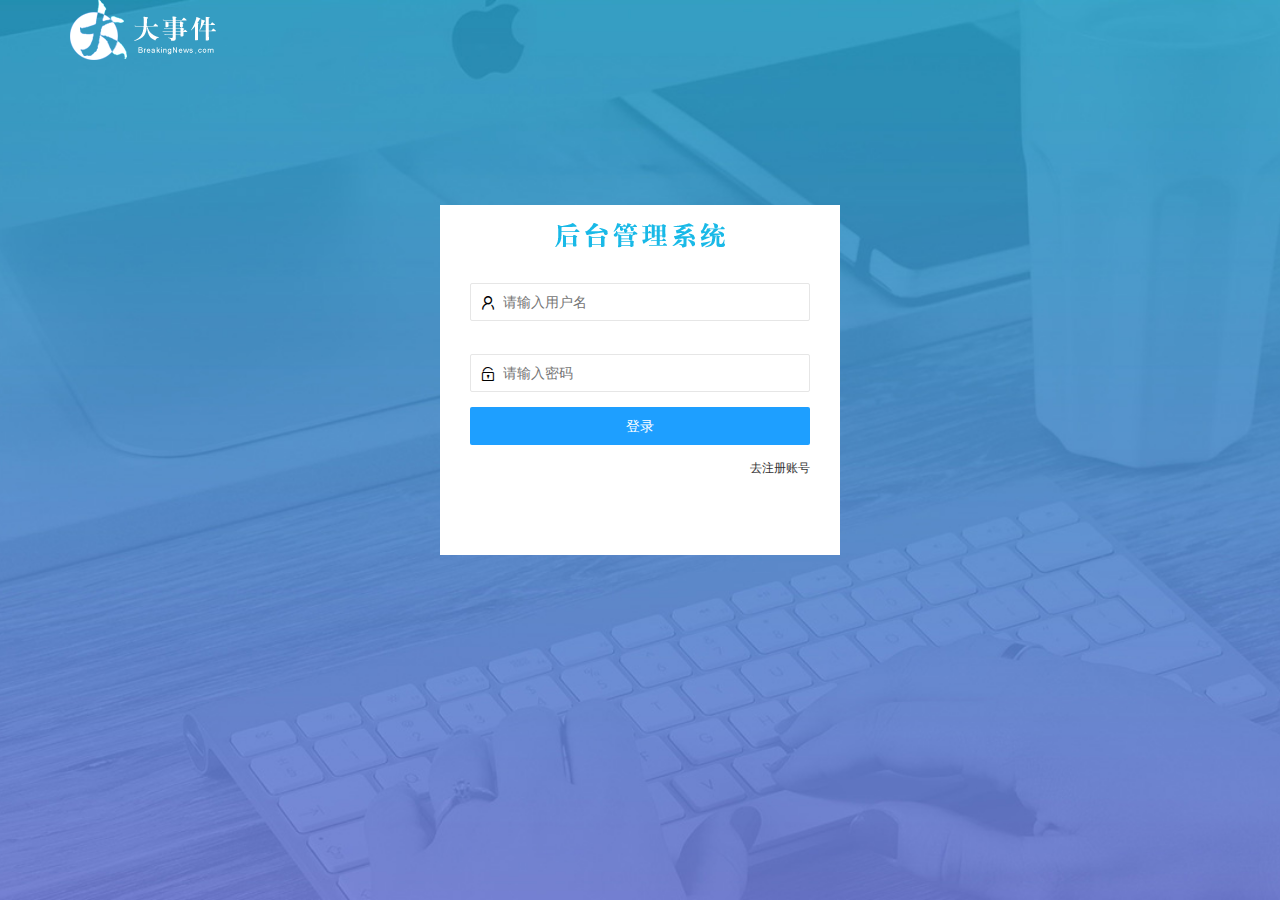
<file: login.html>
<!DOCTYPE html>
<html lang="en">
    <head>
        <meta charset="UTF-8">
        <meta http-equiv="X-UA-Compatible" content="IE=edge">
        <meta name="viewport" content="width=device-width, initial-scale=1.0">
        <title>大事件-登录-注册</title>
        <!-- 导入LayUI的样式 -->
        <link rel="stylesheet" href="/assets/lib/layui/css/layui.css">
        <!-- 导入自己的样式 -->
        <link rel="stylesheet" href="./assets/css/login.css">

    </head>
    <body>
        <!-- 头部的Logo区域 -->
        <div class="layui-main">
            <img src="/assets/images/logo.png" alt="" />

            <!-- 登录注册区域 -->
            <div class="loginAncRegBox">
                <div class="title-box"></div>
                <!-- 登录的div -->
                <div class="login-box">
                    <!-- 登录表单 -->
                    <form class="layui-form" id="form_login">
                        <!-- 用户名 -->
                        <div class="layui-form-item">
                            <i class="layui-icon layui-icon-username"></i>
                            <label class="layui-form-label"></label>

                            <input type="text" name="username" required
                                lay-verify="required" placeholder="请输入用户名"
                                autocomplete="off" class="layui-input" />
                        </div>
                        <!-- 密码 -->
                        <div class="layui-form-item">
                            <i class="layui-icon layui-icon-password"></i>
                            <label class="layui-form-label"></label>
                            <input type="passwor" name="password" required
                                lay-verify="required|pwd" placeholder="请输入密码"
                                autocomplete="off" class="layui-input" />
                        </div>
                        <!-- 登录按钮 -->
                        <div class="layui-form-item">
                            <!-- 注意:表单提交按钮和普通按钮的区别，lay-submit的属性 -->
                            <button class="layui-btn layui-btn-fluid
                                layui-btn-normal" lay-submit>登录</button>
                        </div>

                        <div class="layui-form-item links">
                            <a href="javascript:;" id="link_reg">去注册账号</a>
                        </div>

                    </form>
                </div>
                <!-- 注册的div -->
                <div class="reg-box">
                    <!-- 注册表单 -->
                    <form class="layui-form" id="form_reg">
                        <!-- 用户名 -->
                        <div class="layui-form-item">
                            <i class="layui-icon layui-icon-username"></i>
                            <label class="layui-form-label"></label>
                            <input type="text" name="username" required
                                lay-verify="required" placeholder="请输入用户名"
                                autocomplete="off" class="layui-input" />
                        </div>
                        <!-- 密码 -->
                        <div class="layui-form-item">
                            <i class="layui-icon layui-icon-password"></i>
                            <label class="layui-form-label"></label>
                            <input type="passwor" name="password" required
                                lay-verify="required|pwd" placeholder="请输入密码"
                                autocomplete="off" class="layui-input">
                        </div>
                        <!-- 密码确认 -->
                        <div class="layui-form-item">
                            <i class="layui-icon layui-icon-password"></i>
                            <label class="layui-form-label"></label>
                            <input type="passwor" name="repassword" required
                                lay-verify="required|pwd|repwd"
                                placeholder="请再次确认密码"
                                autocomplete="off" class="layui-input" />
                        </div>
                        <!-- 注册按钮 -->
                        <div class="layui-form-item">
                            <!-- 注意:表单提交按钮和普通按钮的区别，lay-submit的属性 -->
                            <button class="layui-btn layui-btn-fluid
                                layui-btn-normal" lay-submit>注册</button>
                        </div>

                        <div class="layui-form-item links">
                            <a href="javascript:;" id="link_login">去登录</a>
                        </div>
                    </form>
                </div>
            </div>
            <!-- 导入Layui的JS文件 -->
            <script src="/assets/lib/layui/layui.all.js"></script>

            <!-- 导入JQuery -->
            <script src="/assets/lib/jquery.js"></script>
            <!-- 导入自己封装的baseApi.js -->
            <script src="/assets/js/BaseApi.js"></script>
            <!-- 导入自己的JavaScript的脚本 -->
            <script src="/assets/js/login.js"></script>
        </body>
    </html>
</file>
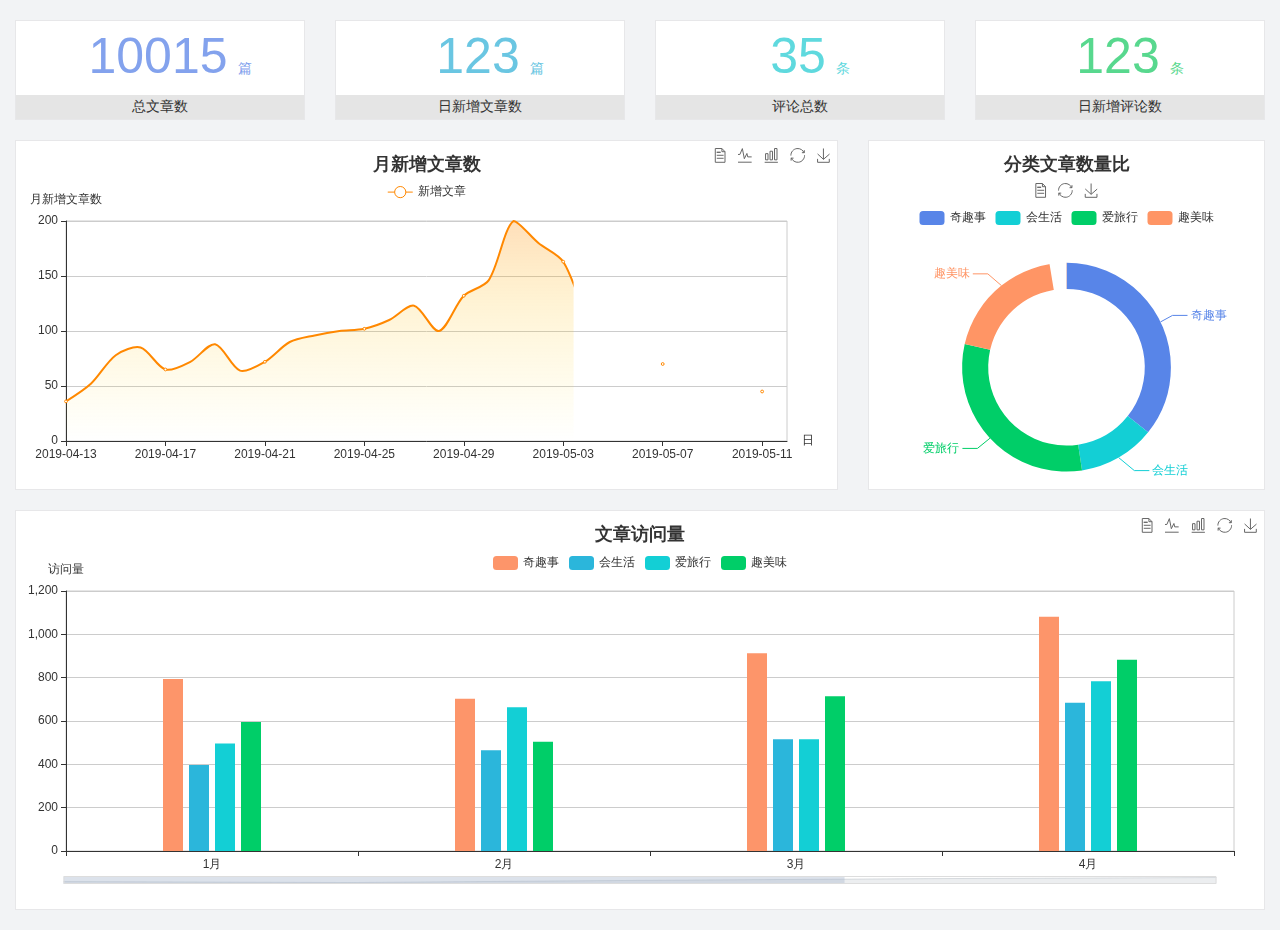
<file: home/dashboard.html>
<!DOCTYPE html>
<html lang="en">

<head>
  <meta charset="UTF-8">
  <meta name="viewport" content="width=device-width, initial-scale=1.0">
  <meta http-equiv="X-UA-Compatible" content="ie=edge">
  <title>图表统计</title>
  <link rel="stylesheet" href="../../assets/lib/bootstrap.css" />
  <link rel="stylesheet" href="../../assets/lib/main.css" />
  <script src="../../assets/lib/jquery.js"></script>
  <script type="text/javascript" src="../../assets/lib/echarts.min.js"></script>
</head>

<body>
  <div class="container-fluid">
    <div class="row spannel_list">
      <div class="col-sm-3 col-xs-6">
        <div class="spannel">
          <em>10015</em><span>篇</span>
          <b>总文章数</b>
        </div>
      </div>
      <div class="col-sm-3 col-xs-6">
        <div class="spannel scolor01">
          <em>123</em><span>篇</span>
          <b>日新增文章数</b>
        </div>
      </div>
      <div class="col-sm-3 col-xs-6">
        <div class="spannel scolor02">
          <em>35</em><span>条</span>
          <b>评论总数</b>
        </div>
      </div>
      <div class="col-sm-3 col-xs-6">
        <div class="spannel scolor03">
          <em>123</em><span>条</span>
          <b>日新增评论数</b>
        </div>
      </div>
    </div>
  </div>

  <div class="container-fluid">
    <div class="row curve-pie">
      <div class="col-lg-8 col-md-8">
        <div class="gragh_pannel" id="curve_show"></div>
      </div>
      <div class="col-lg-4 col-md-4">
        <div class="gragh_pannel" id="pie_show"></div>
      </div>
    </div>
  </div>

  <div class="container-fluid">
    <div class="column_pannel" id="column_show"></div>
  </div>

  <script>
    var oChart = echarts.init(document.getElementById('curve_show'));
    var aList_all = [
      { 'count': 36, 'date': '2019-04-13' },
      { 'count': 52, 'date': '2019-04-14' },
      { 'count': 78, 'date': '2019-04-15' },
      { 'count': 85, 'date': '2019-04-16' },
      { 'count': 65, 'date': '2019-04-17' },
      { 'count': 72, 'date': '2019-04-18' },
      { 'count': 88, 'date': '2019-04-19' },
      { 'count': 64, 'date': '2019-04-20' },
      { 'count': 72, 'date': '2019-04-21' },
      { 'count': 90, 'date': '2019-04-22' },
      { 'count': 96, 'date': '2019-04-23' },
      { 'count': 100, 'date': '2019-04-24' },
      { 'count': 102, 'date': '2019-04-25' },
      { 'count': 110, 'date': '2019-04-26' },
      { 'count': 123, 'date': '2019-04-27' },
      { 'count': 100, 'date': '2019-04-28' },
      { 'count': 132, 'date': '2019-04-29' },
      { 'count': 146, 'date': '2019-04-30' },
      { 'count': 200, 'date': '2019-05-01' },
      { 'count': 180, 'date': '2019-05-02' },
      { 'count': 163, 'date': '2019-05-03' },
      { 'count': 110, 'date': '2019-05-04' },
      { 'count': 80, 'date': '2019-05-05' },
      { 'count': 82, 'date': '2019-05-06' },
      { 'count': 70, 'date': '2019-05-07' },
      { 'count': 65, 'date': '2019-05-08' },
      { 'count': 54, 'date': '2019-05-09' },
      { 'count': 40, 'date': '2019-05-10' },
      { 'count': 45, 'date': '2019-05-11' },
      { 'count': 38, 'date': '2019-05-12' },
    ];

    let aCount = [];
    let aDate = [];

    for (var i = 0; i < aList_all.length; i++) {
      aCount.push(aList_all[i].count);
      aDate.push(aList_all[i].date);
    }

    var chartopt = {
      title: {
        text: '月新增文章数',
        left: 'center',
        top: '10'
      },
      tooltip: {
        trigger: 'axis'
      },
      legend: {
        data: ['新增文章'],
        top: '40'
      },
      toolbox: {
        show: true,
        feature: {
          mark: { show: true },
          dataView: { show: true, readOnly: false },
          magicType: { show: true, type: ['line', 'bar'] },
          restore: { show: true },
          saveAsImage: { show: true }
        }
      },
      calculable: true,
      xAxis: [
        {
          name: '日',
          type: 'category',
          boundaryGap: false,
          data: aDate
        }
      ],
      yAxis: [
        {
          name: '月新增文章数',
          type: 'value'
        }
      ],
      series: [
        {
          name: '新增文章',
          type: 'line',
          smooth: true,
          itemStyle: { normal: { areaStyle: { type: 'default' }, color: '#f80' }, lineStyle: { color: '#f80' } },
          data: aCount
        }],
      areaStyle: {
        normal: {
          color: new echarts.graphic.LinearGradient(0, 0, 0, 1, [{
            offset: 0,
            color: 'rgba(255,136,0,0.39)'
          }, {
            offset: .34,
            color: 'rgba(255,180,0,0.25)'
          }, {
            offset: 1,
            color: 'rgba(255,222,0,0.00)'
          }])

        }
      },
      grid: {
        show: true,
        x: 50,
        x2: 50,
        y: 80,
        height: 220
      }
    };

    oChart.setOption(chartopt);


    var oPie = echarts.init(document.getElementById('pie_show'));
    var oPieopt =
    {
      title: {
        top: 10,
        text: '分类文章数量比',
        x: 'center'
      },
      tooltip: {
        trigger: 'item',
        formatter: "{a} <br/>{b} : {c} ({d}%)"
      },
      color: ['#5885e8', '#13cfd5', '#00ce68', '#ff9565'],
      legend: {
        x: 'center',
        top: 65,
        data: ['奇趣事', '会生活', '爱旅行', '趣美味']
      },
      toolbox: {
        show: true,
        x: 'center',
        top: 35,
        feature: {
          mark: { show: true },
          dataView: { show: true, readOnly: false },
          magicType: {
            show: true,
            type: ['pie', 'funnel'],
            option: {
              funnel: {
                x: '25%',
                width: '50%',
                funnelAlign: 'left',
                max: 1548
              }
            }
          },
          restore: { show: true },
          saveAsImage: { show: true }
        }
      },
      calculable: true,
      series: [
        {
          name: '访问来源',
          type: 'pie',
          radius: ['45%', '60%'],
          center: ['50%', '65%'],
          data: [
            { value: 300, name: '奇趣事' },
            { value: 100, name: '会生活' },
            { value: 260, name: '爱旅行' },
            { value: 180, name: '趣美味' }
          ]
        }
      ]
    };
    oPie.setOption(oPieopt);



    var oColumn = this.echarts.init(document.getElementById('column_show'));
    var oColumnopt =
    {
      title: {
        text: '文章访问量',
        left: 'center',
        top: '10'
      },
      tooltip: {
        trigger: 'axis'
      },
      legend: {
        data: ['奇趣事', '会生活', '爱旅行', '趣美味'],
        top: '40'
      },
      toolbox: {
        show: true,
        feature: {
          mark: { show: true },
          dataView: { show: true, readOnly: false },
          magicType: { show: true, type: ['line', 'bar'] },
          restore: { show: true },
          saveAsImage: { show: true }
        }
      },
      calculable: true,
      xAxis: [
        {
          type: 'category',
          data: ['1月', '2月', '3月', '4月', '5月']
        }
      ],
      yAxis: [
        {
          name: '访问量',
          type: 'value'
        }
      ],
      series: [
        {
          name: '奇趣事',
          type: 'bar',
          barWidth: 20,
          itemStyle: {
            normal: { areaStyle: { type: 'default' }, color: '#fd956a' }
          },
          data: [800, 708, 920, 1090, 1200]
        },
        {
          name: '会生活',
          type: 'bar',
          barWidth: 20,
          itemStyle: {
            normal: { areaStyle: { type: 'default' }, color: '#2bb6db' }
          },
          data: [400, 468, 520, 690, 800]
        },
        {
          name: '爱旅行',
          type: 'bar',
          barWidth: 20,
          itemStyle: {
            normal: { areaStyle: { type: 'default' }, color: '#13cfd5' }
          },
          data: [500, 668, 520, 790, 900]
        },
        {
          name: '趣美味',
          type: 'bar',
          barWidth: 20,
          itemStyle: {
            normal: { areaStyle: { type: 'default' }, color: '#00ce68' }
          },
          data: [600, 508, 720, 890, 1000]
        }
      ],
      grid: {
        show: true,
        x: 50,
        x2: 30,
        y: 80,
        height: 260
      },
      dataZoom: [//给x轴设置滚动条
        {
          start: 0,//默认为0
          end: 100 - 1000 / 31,//默认为100
          type: 'slider',
          show: true,
          xAxisIndex: [0],
          handleSize: 0,//滑动条的 左右2个滑动条的大小
          height: 8,//组件高度
          left: 45, //左边的距离
          right: 50,//右边的距离
          bottom: 26,//右边的距离
          handleColor: '#ddd',//h滑动图标的颜色
          handleStyle: {
            borderColor: "#cacaca",
            borderWidth: "1",
            shadowBlur: 2,
            background: "#ddd",
            shadowColor: "#ddd",
          }
        }]
    };
    oColumn.setOption(oColumnopt);
  </script>
</body>

</html>
</file>
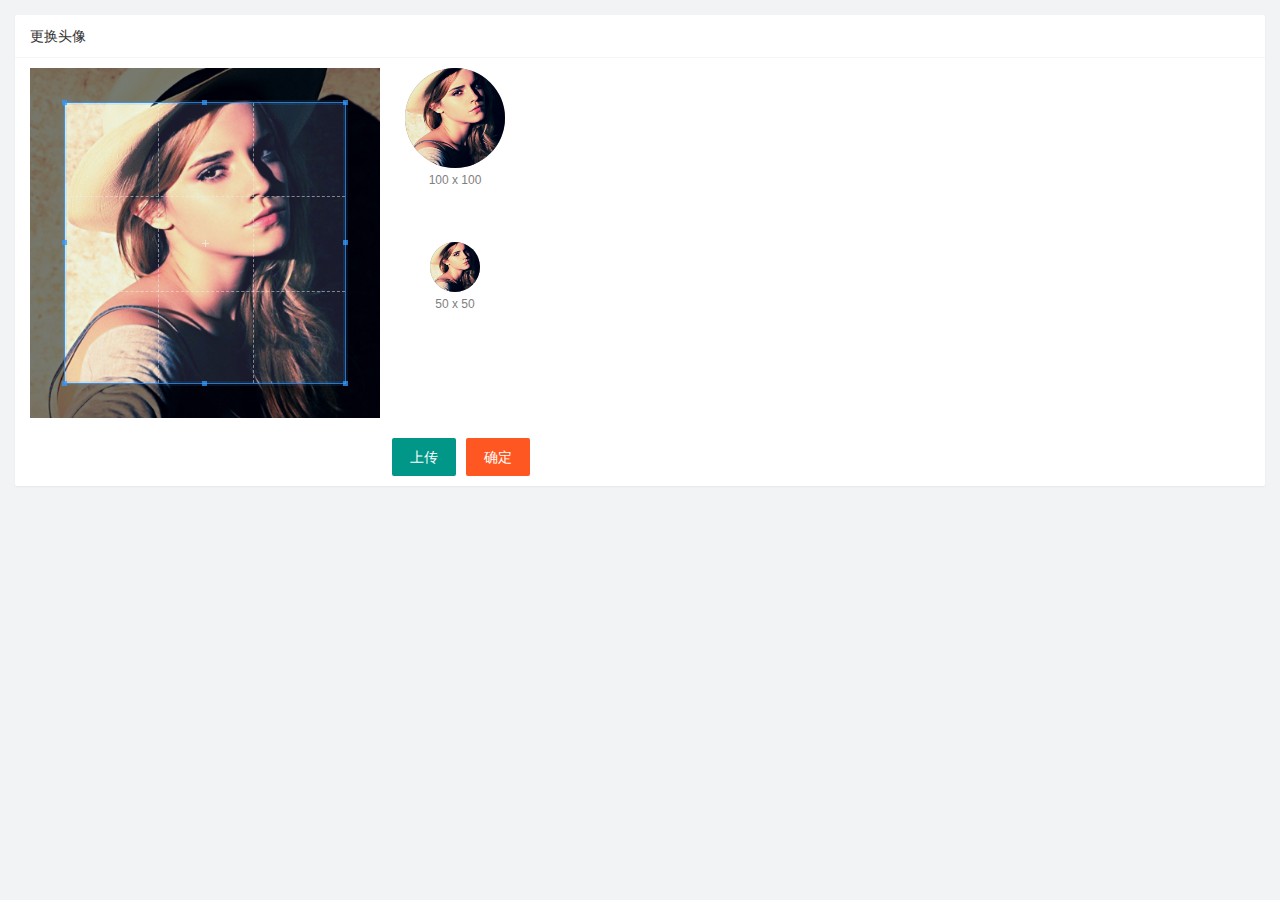
<file: user/user_avater.html>
<!DOCTYPE html>
<html lang="en">
  <head>
    <meta charset="UTF-8">
    <meta http-equiv="X-UA-Compatible" content="IE=edge">
    <meta name="viewport" content="width=device-width, initial-scale=1.0">
    <title>Document</title>
    <link rel="stylesheet" href="/assets/lib/layui/css/layui.css">
    <link rel="stylesheet" href="/assets/lib/cropper/cropper.css" />
    <link rel="stylesheet" href="/assets/css/css/user_avater.css">
  </head>
  <body>
    <!-- 卡片区域 -->
    <div class="layui-card">
      <div class="layui-card-header">更换头像</div>
      <div class="layui-card-body">
        <!-- 第一行的图片裁剪和预览区域 -->
        <div class="row1">
          <!-- 图片裁剪区域 -->
          <div class="cropper-box">
            <!-- 这个 img 标签很重要，将来会把它初始化为裁剪区域 -->
            <img id="image" src="/assets/images/sample.jpg" />
          </div>
          <!-- 图片的预览区域 -->
          <div class="preview-box">
            <div>
              <!-- 宽高为 100px 的预览区域 -->
              <div class="img-preview w100"></div>
              <p class="size">100 x 100</p>
            </div>
            <div>
              <!-- 宽高为 50px 的预览区域 -->
              <div class="img-preview w50"></div>
              <p class="size">50 x 50</p>
            </div>
          </div>
        </div>

        <!-- 第二行的按钮区域 -->
        <div class="row2">
          <!-- 通过accept属性，可以指定，允许用户选择什么类型的文件 -->
          <input type="file" id="file" accept="image/png,image/jpeg">
          <button type="button" class="layui-btn" id="btnChooseImage">上传</button>
          <button type="button" class="layui-btn layui-btn-danger"
            id="btnUpload">确定</button>
        </div>
      </div>
    </div>
    <script src="/assets/lib/layui/layui.all.js"></script>
    <script src="/assets/lib/jquery.js"></script>
    <script src="/assets/lib/cropper/Cropper.js"></script>
    <script src="/assets/lib/cropper/jquery-cropper.js"></script>
    <script src="/assets/js/BaseApi.js"></script>
    <script src="/assets/js/user/user_avatar.js"></script>
  </body>

</html>
</file>
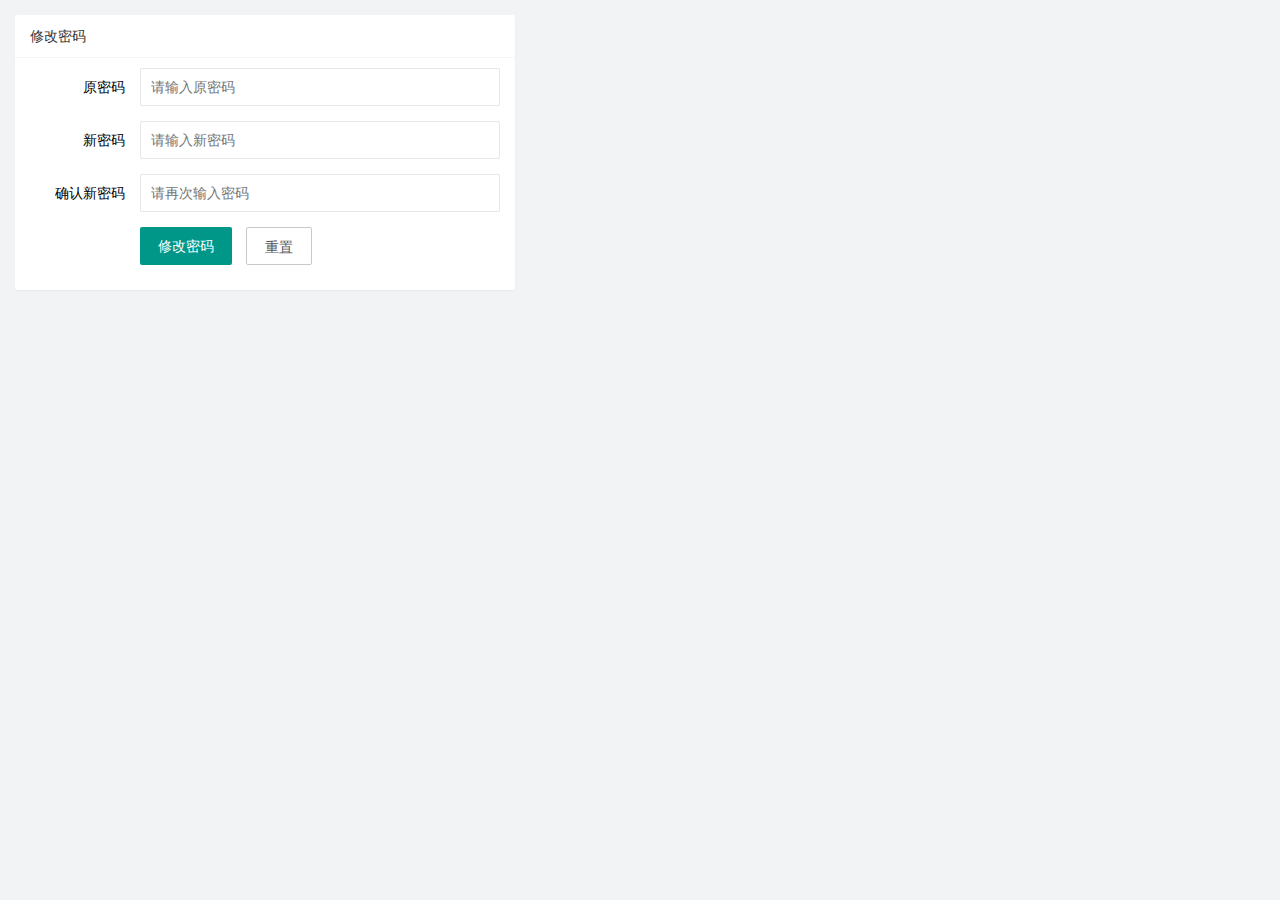
<file: user/user_pwd.html>
<!DOCTYPE html>
<html lang="en">
<head>
    <meta charset="UTF-8">
    <meta http-equiv="X-UA-Compatible" content="IE=edge">
    <meta name="viewport" content="width=device-width, initial-scale=1.0">
    <title>Document</title>
    <link rel="stylesheet" href="/assets/lib/layui/css/layui.css">
    <!-- 导入自己的user_pwdcss的样式 -->
    <link rel="stylesheet" href="/assets/css/css/user_pwd.css">
</head>
<body>
    <!-- 卡片区域 -->
    <div class="layui-card">
        <div class="layui-card-header">修改密码</div>
        <div class="layui-card-body">
            <form class="layui-form" >
                <div class="layui-form-item">
                  <label class="layui-form-label">原密码</label>
                  <div class="layui-input-block">
                    <input type="password" name="oldPwd" required  lay-verify="required|pwd" placeholder="请输入原密码" autocomplete="off" class="layui-input">
                  </div>
                </div>

                <div class="layui-form-item">
                    <label class="layui-form-label">新密码</label>
                    <div class="layui-input-block">
         
                      <input type="password" name="newPwd" required  lay-verify="required|pwd|samePwd" placeholder="请输入新密码" autocomplete="off" class="layui-input">
                    </div>
                  </div>

                  <div class="layui-form-item">
                    <label class="layui-form-label">确认新密码</label>
                    <div class="layui-input-block">
                      <input type="password" name="repwd" required  lay-verify="required|pwd|rePwd" placeholder="请再次输入密码" autocomplete="off" class="layui-input">
                    </div>
                  </div>
                  <div class="layui-form-item">
                    <div class="layui-input-block">
                      <button class="layui-btn" lay-submit lay-filter="formDemo">修改密码</button>
                      <button type="reset" class="layui-btn layui-btn-primary">重置</button>
                    </div>
                  </div>
                </form>
        </div>
      </div>

      <!-- 导入layui的js -->
      <script src="/assets/lib/layui/layui.all.js"></script>
        <!-- 导入jquery -->
        <script src="/assets/lib/jquery.js"></script>
          <!-- 导入baseApi -->
          <script src="/assets/js/BaseApi.js"></script>
          <!-- 导入自己的js-->
          <script src="/assets/js/user/user_pwd.js"></script>
</body>
</html>
</file>
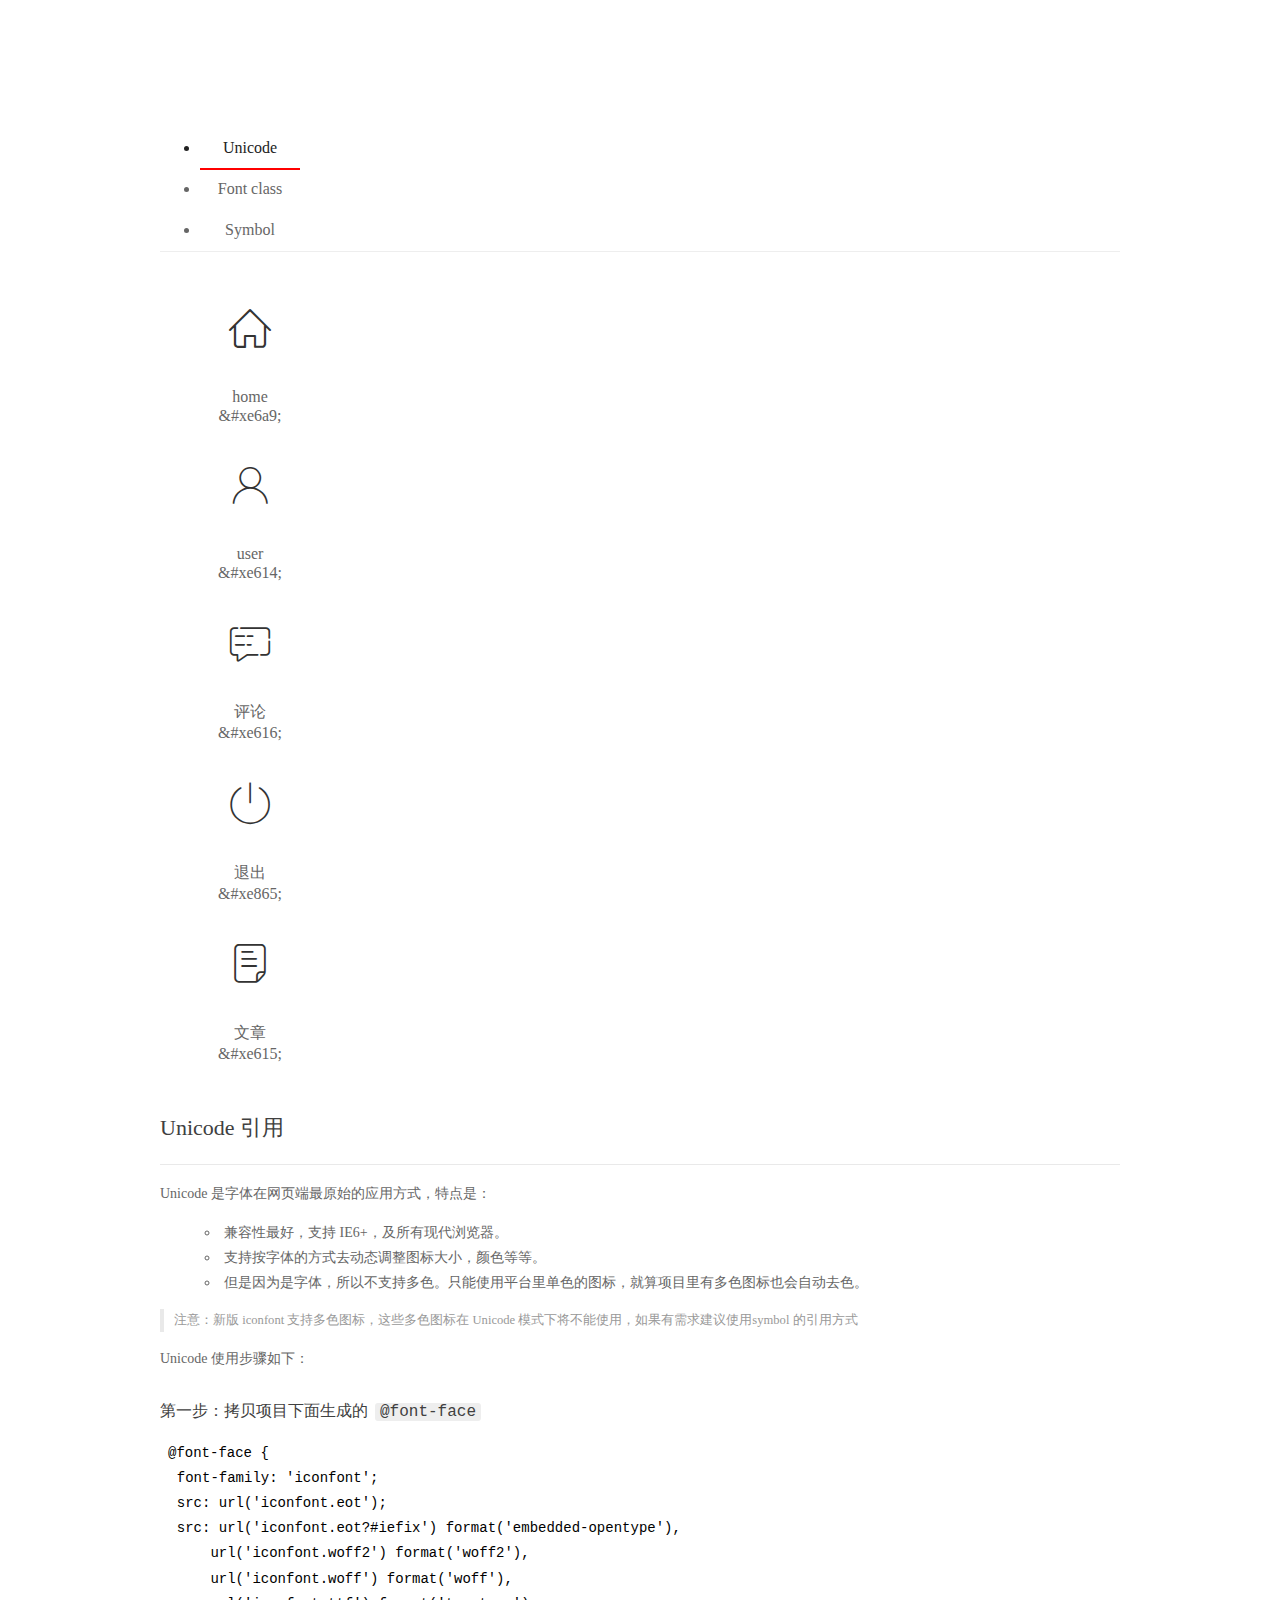
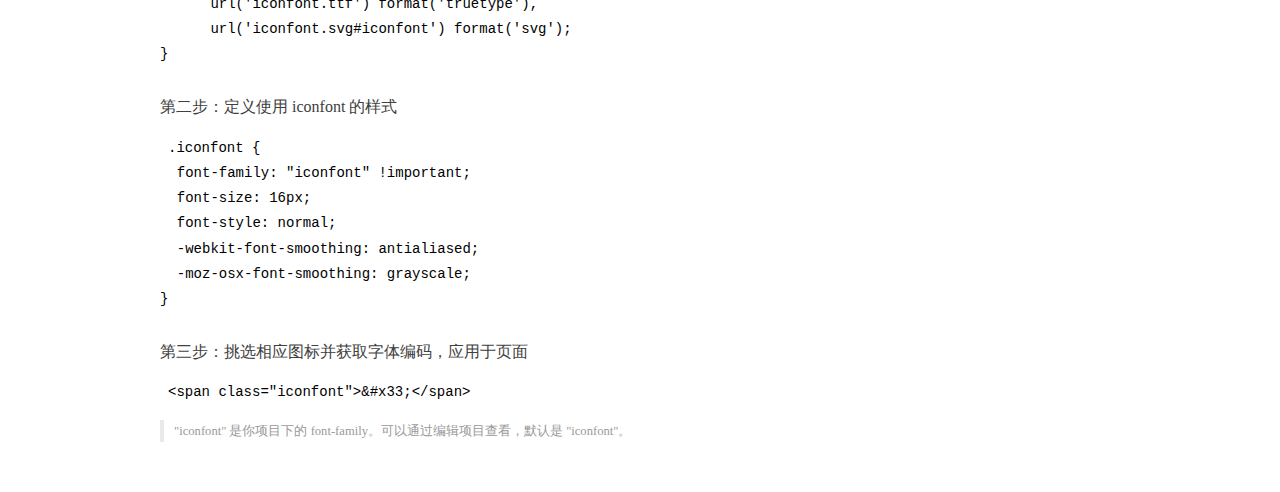
<file: assets/fonts/demo_index.html>
<!DOCTYPE html>
<html>
<head>
  <meta charset="utf-8"/>
  <title>IconFont Demo</title>
  <link rel="shortcut icon" href="https://gtms04.alicdn.com/tps/i4/TB1_oz6GVXXXXaFXpXXJDFnIXXX-64-64.ico" type="image/x-icon"/>
  <link rel="stylesheet" href="https://g.alicdn.com/thx/cube/1.3.2/cube.min.css">
  <link rel="stylesheet" href="demo.css">
  <link rel="stylesheet" href="iconfont.css">
  <script src="iconfont.js"></script>
  <!-- jQuery -->
  <script src="https://a1.alicdn.com/oss/uploads/2018/12/26/7bfddb60-08e8-11e9-9b04-53e73bb6408b.js"></script>
  <!-- 代码高亮 -->
  <script src="https://a1.alicdn.com/oss/uploads/2018/12/26/a3f714d0-08e6-11e9-8a15-ebf944d7534c.js"></script>
</head>
<body>
  <div class="main">
    <h1 class="logo"><a href="https://www.iconfont.cn/" title="iconfont 首页" target="_blank">&#xe86b;</a></h1>
    <div class="nav-tabs">
      <ul id="tabs" class="dib-box">
        <li class="dib active"><span>Unicode</span></li>
        <li class="dib"><span>Font class</span></li>
        <li class="dib"><span>Symbol</span></li>
      </ul>
      
    </div>
    <div class="tab-container">
      <div class="content unicode" style="display: block;">
          <ul class="icon_lists dib-box">
          
            <li class="dib">
              <span class="icon iconfont">&#xe6a9;</span>
                <div class="name">home</div>
                <div class="code-name">&amp;#xe6a9;</div>
              </li>
          
            <li class="dib">
              <span class="icon iconfont">&#xe614;</span>
                <div class="name">user</div>
                <div class="code-name">&amp;#xe614;</div>
              </li>
          
            <li class="dib">
              <span class="icon iconfont">&#xe616;</span>
                <div class="name">评论</div>
                <div class="code-name">&amp;#xe616;</div>
              </li>
          
            <li class="dib">
              <span class="icon iconfont">&#xe865;</span>
                <div class="name">退出</div>
                <div class="code-name">&amp;#xe865;</div>
              </li>
          
            <li class="dib">
              <span class="icon iconfont">&#xe615;</span>
                <div class="name">文章</div>
                <div class="code-name">&amp;#xe615;</div>
              </li>
          
          </ul>
          <div class="article markdown">
          <h2 id="unicode-">Unicode 引用</h2>
          <hr>

          <p>Unicode 是字体在网页端最原始的应用方式，特点是：</p>
          <ul>
            <li>兼容性最好，支持 IE6+，及所有现代浏览器。</li>
            <li>支持按字体的方式去动态调整图标大小，颜色等等。</li>
            <li>但是因为是字体，所以不支持多色。只能使用平台里单色的图标，就算项目里有多色图标也会自动去色。</li>
          </ul>
          <blockquote>
            <p>注意：新版 iconfont 支持多色图标，这些多色图标在 Unicode 模式下将不能使用，如果有需求建议使用symbol 的引用方式</p>
          </blockquote>
          <p>Unicode 使用步骤如下：</p>
          <h3 id="-font-face">第一步：拷贝项目下面生成的 <code>@font-face</code></h3>
<pre><code class="language-css"
>@font-face {
  font-family: 'iconfont';
  src: url('iconfont.eot');
  src: url('iconfont.eot?#iefix') format('embedded-opentype'),
      url('iconfont.woff2') format('woff2'),
      url('iconfont.woff') format('woff'),
      url('iconfont.ttf') format('truetype'),
      url('iconfont.svg#iconfont') format('svg');
}
</code></pre>
          <h3 id="-iconfont-">第二步：定义使用 iconfont 的样式</h3>
<pre><code class="language-css"
>.iconfont {
  font-family: "iconfont" !important;
  font-size: 16px;
  font-style: normal;
  -webkit-font-smoothing: antialiased;
  -moz-osx-font-smoothing: grayscale;
}
</code></pre>
          <h3 id="-">第三步：挑选相应图标并获取字体编码，应用于页面</h3>
<pre>
<code class="language-html"
>&lt;span class="iconfont"&gt;&amp;#x33;&lt;/span&gt;
</code></pre>
          <blockquote>
            <p>"iconfont" 是你项目下的 font-family。可以通过编辑项目查看，默认是 "iconfont"。</p>
          </blockquote>
          </div>
      </div>
      <div class="content font-class">
        <ul class="icon_lists dib-box">
          
          <li class="dib">
            <span class="icon iconfont icon-home"></span>
            <div class="name">
              home
            </div>
            <div class="code-name">.icon-home
            </div>
          </li>
          
          <li class="dib">
            <span class="icon iconfont icon-user"></span>
            <div class="name">
              user
            </div>
            <div class="code-name">.icon-user
            </div>
          </li>
          
          <li class="dib">
            <span class="icon iconfont icon-pinglun"></span>
            <div class="name">
              评论
            </div>
            <div class="code-name">.icon-pinglun
            </div>
          </li>
          
          <li class="dib">
            <span class="icon iconfont icon-tuichu"></span>
            <div class="name">
              退出
            </div>
            <div class="code-name">.icon-tuichu
            </div>
          </li>
          
          <li class="dib">
            <span class="icon iconfont icon-16"></span>
            <div class="name">
              文章
            </div>
            <div class="code-name">.icon-16
            </div>
          </li>
          
        </ul>
        <div class="article markdown">
        <h2 id="font-class-">font-class 引用</h2>
        <hr>

        <p>font-class 是 Unicode 使用方式的一种变种，主要是解决 Unicode 书写不直观，语意不明确的问题。</p>
        <p>与 Unicode 使用方式相比，具有如下特点：</p>
        <ul>
          <li>兼容性良好，支持 IE8+，及所有现代浏览器。</li>
          <li>相比于 Unicode 语意明确，书写更直观。可以很容易分辨这个 icon 是什么。</li>
          <li>因为使用 class 来定义图标，所以当要替换图标时，只需要修改 class 里面的 Unicode 引用。</li>
          <li>不过因为本质上还是使用的字体，所以多色图标还是不支持的。</li>
        </ul>
        <p>使用步骤如下：</p>
        <h3 id="-fontclass-">第一步：引入项目下面生成的 fontclass 代码：</h3>
<pre><code class="language-html">&lt;link rel="stylesheet" href="./iconfont.css"&gt;
</code></pre>
        <h3 id="-">第二步：挑选相应图标并获取类名，应用于页面：</h3>
<pre><code class="language-html">&lt;span class="iconfont icon-xxx"&gt;&lt;/span&gt;
</code></pre>
        <blockquote>
          <p>"
            iconfont" 是你项目下的 font-family。可以通过编辑项目查看，默认是 "iconfont"。</p>
        </blockquote>
      </div>
      </div>
      <div class="content symbol">
          <ul class="icon_lists dib-box">
          
            <li class="dib">
                <svg class="icon svg-icon" aria-hidden="true">
                  <use xlink:href="#icon-home"></use>
                </svg>
                <div class="name">home</div>
                <div class="code-name">#icon-home</div>
            </li>
          
            <li class="dib">
                <svg class="icon svg-icon" aria-hidden="true">
                  <use xlink:href="#icon-user"></use>
                </svg>
                <div class="name">user</div>
                <div class="code-name">#icon-user</div>
            </li>
          
            <li class="dib">
                <svg class="icon svg-icon" aria-hidden="true">
                  <use xlink:href="#icon-pinglun"></use>
                </svg>
                <div class="name">评论</div>
                <div class="code-name">#icon-pinglun</div>
            </li>
          
            <li class="dib">
                <svg class="icon svg-icon" aria-hidden="true">
                  <use xlink:href="#icon-tuichu"></use>
                </svg>
                <div class="name">退出</div>
                <div class="code-name">#icon-tuichu</div>
            </li>
          
            <li class="dib">
                <svg class="icon svg-icon" aria-hidden="true">
                  <use xlink:href="#icon-16"></use>
                </svg>
                <div class="name">文章</div>
                <div class="code-name">#icon-16</div>
            </li>
          
          </ul>
          <div class="article markdown">
          <h2 id="symbol-">Symbol 引用</h2>
          <hr>

          <p>这是一种全新的使用方式，应该说这才是未来的主流，也是平台目前推荐的用法。相关介绍可以参考这篇<a href="">文章</a>
            这种用法其实是做了一个 SVG 的集合，与另外两种相比具有如下特点：</p>
          <ul>
            <li>支持多色图标了，不再受单色限制。</li>
            <li>通过一些技巧，支持像字体那样，通过 <code>font-size</code>, <code>color</code> 来调整样式。</li>
            <li>兼容性较差，支持 IE9+，及现代浏览器。</li>
            <li>浏览器渲染 SVG 的性能一般，还不如 png。</li>
          </ul>
          <p>使用步骤如下：</p>
          <h3 id="-symbol-">第一步：引入项目下面生成的 symbol 代码：</h3>
<pre><code class="language-html">&lt;script src="./iconfont.js"&gt;&lt;/script&gt;
</code></pre>
          <h3 id="-css-">第二步：加入通用 CSS 代码（引入一次就行）：</h3>
<pre><code class="language-html">&lt;style&gt;
.icon {
  width: 1em;
  height: 1em;
  vertical-align: -0.15em;
  fill: currentColor;
  overflow: hidden;
}
&lt;/style&gt;
</code></pre>
          <h3 id="-">第三步：挑选相应图标并获取类名，应用于页面：</h3>
<pre><code class="language-html">&lt;svg class="icon" aria-hidden="true"&gt;
  &lt;use xlink:href="#icon-xxx"&gt;&lt;/use&gt;
&lt;/svg&gt;
</code></pre>
          </div>
      </div>

    </div>
  </div>
  <script>
  $(document).ready(function () {
      $('.tab-container .content:first').show()

      $('#tabs li').click(function (e) {
        var tabContent = $('.tab-container .content')
        var index = $(this).index()

        if ($(this).hasClass('active')) {
          return
        } else {
          $('#tabs li').removeClass('active')
          $(this).addClass('active')

          tabContent.hide().eq(index).fadeIn()
        }
      })
    })
  </script>
</body>
</html>
</file>
<file: assets/lib/layui/css/layui.css>
/** layui-v2.5.5 MIT License By https://www.layui.com */
 .layui-inline,img{display:inline-block;vertical-align:middle}h1,h2,h3,h4,h5,h6{font-weight:400}.layui-edge,.layui-header,.layui-inline,.layui-main{position:relative}.layui-body,.layui-edge,.layui-elip{overflow:hidden}.layui-btn,.layui-edge,.layui-inline,img{vertical-align:middle}.layui-btn,.layui-disabled,.layui-icon,.layui-unselect{-moz-user-select:none;-webkit-user-select:none;-ms-user-select:none}.layui-elip,.layui-form-checkbox span,.layui-form-pane .layui-form-label{text-overflow:ellipsis;white-space:nowrap}.layui-breadcrumb,.layui-tree-btnGroup{visibility:hidden}blockquote,body,button,dd,div,dl,dt,form,h1,h2,h3,h4,h5,h6,input,li,ol,p,pre,td,textarea,th,ul{margin:0;padding:0;-webkit-tap-highlight-color:rgba(0,0,0,0)}a:active,a:hover{outline:0}img{border:none}li{list-style:none}table{border-collapse:collapse;border-spacing:0}h4,h5,h6{font-size:100%}button,input,optgroup,option,select,textarea{font-family:inherit;font-size:inherit;font-style:inherit;font-weight:inherit;outline:0}pre{white-space:pre-wrap;white-space:-moz-pre-wrap;white-space:-pre-wrap;white-space:-o-pre-wrap;word-wrap:break-word}body{line-height:24px;font:14px Helvetica Neue,Helvetica,PingFang SC,Tahoma,Arial,sans-serif}hr{height:1px;margin:10px 0;border:0;clear:both}a{color:#333;text-decoration:none}a:hover{color:#777}a cite{font-style:normal;*cursor:pointer}.layui-border-box,.layui-border-box *{box-sizing:border-box}.layui-box,.layui-box *{box-sizing:content-box}.layui-clear{clear:both;*zoom:1}.layui-clear:after{content:'\20';clear:both;*zoom:1;display:block;height:0}.layui-inline{*display:inline;*zoom:1}.layui-edge{display:inline-block;width:0;height:0;border-width:6px;border-style:dashed;border-color:transparent}.layui-edge-top{top:-4px;border-bottom-color:#999;border-bottom-style:solid}.layui-edge-right{border-left-color:#999;border-left-style:solid}.layui-edge-bottom{top:2px;border-top-color:#999;border-top-style:solid}.layui-edge-left{border-right-color:#999;border-right-style:solid}.layui-disabled,.layui-disabled:hover{color:#d2d2d2!important;cursor:not-allowed!important}.layui-circle{border-radius:100%}.layui-show{display:block!important}.layui-hide{display:none!important}@font-face{font-family:layui-icon;src:url(../font/iconfont.eot?v=250);src:url(../font/iconfont.eot?v=250#iefix) format('embedded-opentype'),url(../font/iconfont.woff2?v=250) format('woff2'),url(../font/iconfont.woff?v=250) format('woff'),url(../font/iconfont.ttf?v=250) format('truetype'),url(../font/iconfont.svg?v=250#layui-icon) format('svg')}.layui-icon{font-family:layui-icon!important;font-size:16px;font-style:normal;-webkit-font-smoothing:antialiased;-moz-osx-font-smoothing:grayscale}.layui-icon-reply-fill:before{content:"\e611"}.layui-icon-set-fill:before{content:"\e614"}.layui-icon-menu-fill:before{content:"\e60f"}.layui-icon-search:before{content:"\e615"}.layui-icon-share:before{content:"\e641"}.layui-icon-set-sm:before{content:"\e620"}.layui-icon-engine:before{content:"\e628"}.layui-icon-close:before{content:"\1006"}.layui-icon-close-fill:before{content:"\1007"}.layui-icon-chart-screen:before{content:"\e629"}.layui-icon-star:before{content:"\e600"}.layui-icon-circle-dot:before{content:"\e617"}.layui-icon-chat:before{content:"\e606"}.layui-icon-release:before{content:"\e609"}.layui-icon-list:before{content:"\e60a"}.layui-icon-chart:before{content:"\e62c"}.layui-icon-ok-circle:before{content:"\1005"}.layui-icon-layim-theme:before{content:"\e61b"}.layui-icon-table:before{content:"\e62d"}.layui-icon-right:before{content:"\e602"}.layui-icon-left:before{content:"\e603"}.layui-icon-cart-simple:before{content:"\e698"}.layui-icon-face-cry:before{content:"\e69c"}.layui-icon-face-smile:before{content:"\e6af"}.layui-icon-survey:before{content:"\e6b2"}.layui-icon-tree:before{content:"\e62e"}.layui-icon-upload-circle:before{content:"\e62f"}.layui-icon-add-circle:before{content:"\e61f"}.layui-icon-download-circle:before{content:"\e601"}.layui-icon-templeate-1:before{content:"\e630"}.layui-icon-util:before{content:"\e631"}.layui-icon-face-surprised:before{content:"\e664"}.layui-icon-edit:before{content:"\e642"}.layui-icon-speaker:before{content:"\e645"}.layui-icon-down:before{content:"\e61a"}.layui-icon-file:before{content:"\e621"}.layui-icon-layouts:before{content:"\e632"}.layui-icon-rate-half:before{content:"\e6c9"}.layui-icon-add-circle-fine:before{content:"\e608"}.layui-icon-prev-circle:before{content:"\e633"}.layui-icon-read:before{content:"\e705"}.layui-icon-404:before{content:"\e61c"}.layui-icon-carousel:before{content:"\e634"}.layui-icon-help:before{content:"\e607"}.layui-icon-code-circle:before{content:"\e635"}.layui-icon-water:before{content:"\e636"}.layui-icon-username:before{content:"\e66f"}.layui-icon-find-fill:before{content:"\e670"}.layui-icon-about:before{content:"\e60b"}.layui-icon-location:before{content:"\e715"}.layui-icon-up:before{content:"\e619"}.layui-icon-pause:before{content:"\e651"}.layui-icon-date:before{content:"\e637"}.layui-icon-layim-uploadfile:before{content:"\e61d"}.layui-icon-delete:before{content:"\e640"}.layui-icon-play:before{content:"\e652"}.layui-icon-top:before{content:"\e604"}.layui-icon-friends:before{content:"\e612"}.layui-icon-refresh-3:before{content:"\e9aa"}.layui-icon-ok:before{content:"\e605"}.layui-icon-layer:before{content:"\e638"}.layui-icon-face-smile-fine:before{content:"\e60c"}.layui-icon-dollar:before{content:"\e659"}.layui-icon-group:before{content:"\e613"}.layui-icon-layim-download:before{content:"\e61e"}.layui-icon-picture-fine:before{content:"\e60d"}.layui-icon-link:before{content:"\e64c"}.layui-icon-diamond:before{content:"\e735"}.layui-icon-log:before{content:"\e60e"}.layui-icon-rate-solid:before{content:"\e67a"}.layui-icon-fonts-del:before{content:"\e64f"}.layui-icon-unlink:before{content:"\e64d"}.layui-icon-fonts-clear:before{content:"\e639"}.layui-icon-triangle-r:before{content:"\e623"}.layui-icon-circle:before{content:"\e63f"}.layui-icon-radio:before{content:"\e643"}.layui-icon-align-center:before{content:"\e647"}.layui-icon-align-right:before{content:"\e648"}.layui-icon-align-left:before{content:"\e649"}.layui-icon-loading-1:before{content:"\e63e"}.layui-icon-return:before{content:"\e65c"}.layui-icon-fonts-strong:before{content:"\e62b"}.layui-icon-upload:before{content:"\e67c"}.layui-icon-dialogue:before{content:"\e63a"}.layui-icon-video:before{content:"\e6ed"}.layui-icon-headset:before{content:"\e6fc"}.layui-icon-cellphone-fine:before{content:"\e63b"}.layui-icon-add-1:before{content:"\e654"}.layui-icon-face-smile-b:before{content:"\e650"}.layui-icon-fonts-html:before{content:"\e64b"}.layui-icon-form:before{content:"\e63c"}.layui-icon-cart:before{content:"\e657"}.layui-icon-camera-fill:before{content:"\e65d"}.layui-icon-tabs:before{content:"\e62a"}.layui-icon-fonts-code:before{content:"\e64e"}.layui-icon-fire:before{content:"\e756"}.layui-icon-set:before{content:"\e716"}.layui-icon-fonts-u:before{content:"\e646"}.layui-icon-triangle-d:before{content:"\e625"}.layui-icon-tips:before{content:"\e702"}.layui-icon-picture:before{content:"\e64a"}.layui-icon-more-vertical:before{content:"\e671"}.layui-icon-flag:before{content:"\e66c"}.layui-icon-loading:before{content:"\e63d"}.layui-icon-fonts-i:before{content:"\e644"}.layui-icon-refresh-1:before{content:"\e666"}.layui-icon-rmb:before{content:"\e65e"}.layui-icon-home:before{content:"\e68e"}.layui-icon-user:before{content:"\e770"}.layui-icon-notice:before{content:"\e667"}.layui-icon-login-weibo:before{content:"\e675"}.layui-icon-voice:before{content:"\e688"}.layui-icon-upload-drag:before{content:"\e681"}.layui-icon-login-qq:before{content:"\e676"}.layui-icon-snowflake:before{content:"\e6b1"}.layui-icon-file-b:before{content:"\e655"}.layui-icon-template:before{content:"\e663"}.layui-icon-auz:before{content:"\e672"}.layui-icon-console:before{content:"\e665"}.layui-icon-app:before{content:"\e653"}.layui-icon-prev:before{content:"\e65a"}.layui-icon-website:before{content:"\e7ae"}.layui-icon-next:before{content:"\e65b"}.layui-icon-component:before{content:"\e857"}.layui-icon-more:before{content:"\e65f"}.layui-icon-login-wechat:before{content:"\e677"}.layui-icon-shrink-right:before{content:"\e668"}.layui-icon-spread-left:before{content:"\e66b"}.layui-icon-camera:before{content:"\e660"}.layui-icon-note:before{content:"\e66e"}.layui-icon-refresh:before{content:"\e669"}.layui-icon-female:before{content:"\e661"}.layui-icon-male:before{content:"\e662"}.layui-icon-password:before{content:"\e673"}.layui-icon-senior:before{content:"\e674"}.layui-icon-theme:before{content:"\e66a"}.layui-icon-tread:before{content:"\e6c5"}.layui-icon-praise:before{content:"\e6c6"}.layui-icon-star-fill:before{content:"\e658"}.layui-icon-rate:before{content:"\e67b"}.layui-icon-template-1:before{content:"\e656"}.layui-icon-vercode:before{content:"\e679"}.layui-icon-cellphone:before{content:"\e678"}.layui-icon-screen-full:before{content:"\e622"}.layui-icon-screen-restore:before{content:"\e758"}.layui-icon-cols:before{content:"\e610"}.layui-icon-export:before{content:"\e67d"}.layui-icon-print:before{content:"\e66d"}.layui-icon-slider:before{content:"\e714"}.layui-icon-addition:before{content:"\e624"}.layui-icon-subtraction:before{content:"\e67e"}.layui-icon-service:before{content:"\e626"}.layui-icon-transfer:before{content:"\e691"}.layui-main{width:1140px;margin:0 auto}.layui-header{z-index:1000;height:60px}.layui-header a:hover{transition:all .5s;-webkit-transition:all .5s}.layui-side{position:fixed;left:0;top:0;bottom:0;z-index:999;width:200px;overflow-x:hidden}.layui-side-scroll{position:relative;width:220px;height:100%;overflow-x:hidden}.layui-body{position:absolute;left:200px;right:0;top:0;bottom:0;z-index:998;width:auto;overflow-y:auto;box-sizing:border-box}.layui-layout-body{overflow:hidden}.layui-layout-admin .layui-header{background-color:#23262E}.layui-layout-admin .layui-side{top:60px;width:200px;overflow-x:hidden}.layui-layout-admin .layui-body{position:fixed;top:60px;bottom:44px}.layui-layout-admin .layui-main{width:auto;margin:0 15px}.layui-layout-admin .layui-footer{position:fixed;left:200px;right:0;bottom:0;height:44px;line-height:44px;padding:0 15px;background-color:#eee}.layui-layout-admin .layui-logo{position:absolute;left:0;top:0;width:200px;height:100%;line-height:60px;text-align:center;color:#009688;font-size:16px}.layui-layout-admin .layui-header .layui-nav{background:0 0}.layui-layout-left{position:absolute!important;left:200px;top:0}.layui-layout-right{position:absolute!important;right:0;top:0}.layui-container{position:relative;margin:0 auto;padding:0 15px;box-sizing:border-box}.layui-fluid{position:relative;margin:0 auto;padding:0 15px}.layui-row:after,.layui-row:before{content:'';display:block;clear:both}.layui-col-lg1,.layui-col-lg10,.layui-col-lg11,.layui-col-lg12,.layui-col-lg2,.layui-col-lg3,.layui-col-lg4,.layui-col-lg5,.layui-col-lg6,.layui-col-lg7,.layui-col-lg8,.layui-col-lg9,.layui-col-md1,.layui-col-md10,.layui-col-md11,.layui-col-md12,.layui-col-md2,.layui-col-md3,.layui-col-md4,.layui-col-md5,.layui-col-md6,.layui-col-md7,.layui-col-md8,.layui-col-md9,.layui-col-sm1,.layui-col-sm10,.layui-col-sm11,.layui-col-sm12,.layui-col-sm2,.layui-col-sm3,.layui-col-sm4,.layui-col-sm5,.layui-col-sm6,.layui-col-sm7,.layui-col-sm8,.layui-col-sm9,.layui-col-xs1,.layui-col-xs10,.layui-col-xs11,.layui-col-xs12,.layui-col-xs2,.layui-col-xs3,.layui-col-xs4,.layui-col-xs5,.layui-col-xs6,.layui-col-xs7,.layui-col-xs8,.layui-col-xs9{position:relative;display:block;box-sizing:border-box}.layui-col-xs1,.layui-col-xs10,.layui-col-xs11,.layui-col-xs12,.layui-col-xs2,.layui-col-xs3,.layui-col-xs4,.layui-col-xs5,.layui-col-xs6,.layui-col-xs7,.layui-col-xs8,.layui-col-xs9{float:left}.layui-col-xs1{width:8.33333333%}.layui-col-xs2{width:16.66666667%}.layui-col-xs3{width:25%}.layui-col-xs4{width:33.33333333%}.layui-col-xs5{width:41.66666667%}.layui-col-xs6{width:50%}.layui-col-xs7{width:58.33333333%}.layui-col-xs8{width:66.66666667%}.layui-col-xs9{width:75%}.layui-col-xs10{width:83.33333333%}.layui-col-xs11{width:91.66666667%}.layui-col-xs12{width:100%}.layui-col-xs-offset1{margin-left:8.33333333%}.layui-col-xs-offset2{margin-left:16.66666667%}.layui-col-xs-offset3{margin-left:25%}.layui-col-xs-offset4{margin-left:33.33333333%}.layui-col-xs-offset5{margin-left:41.66666667%}.layui-col-xs-offset6{margin-left:50%}.layui-col-xs-offset7{margin-left:58.33333333%}.layui-col-xs-offset8{margin-left:66.66666667%}.layui-col-xs-offset9{margin-left:75%}.layui-col-xs-offset10{margin-left:83.33333333%}.layui-col-xs-offset11{margin-left:91.66666667%}.layui-col-xs-offset12{margin-left:100%}@media screen and (max-width:768px){.layui-hide-xs{display:none!important}.layui-show-xs-block{display:block!important}.layui-show-xs-inline{display:inline!important}.layui-show-xs-inline-block{display:inline-block!important}}@media screen and (min-width:768px){.layui-container{width:750px}.layui-hide-sm{display:none!important}.layui-show-sm-block{display:block!important}.layui-show-sm-inline{display:inline!important}.layui-show-sm-inline-block{display:inline-block!important}.layui-col-sm1,.layui-col-sm10,.layui-col-sm11,.layui-col-sm12,.layui-col-sm2,.layui-col-sm3,.layui-col-sm4,.layui-col-sm5,.layui-col-sm6,.layui-col-sm7,.layui-col-sm8,.layui-col-sm9{float:left}.layui-col-sm1{width:8.33333333%}.layui-col-sm2{width:16.66666667%}.layui-col-sm3{width:25%}.layui-col-sm4{width:33.33333333%}.layui-col-sm5{width:41.66666667%}.layui-col-sm6{width:50%}.layui-col-sm7{width:58.33333333%}.layui-col-sm8{width:66.66666667%}.layui-col-sm9{width:75%}.layui-col-sm10{width:83.33333333%}.layui-col-sm11{width:91.66666667%}.layui-col-sm12{width:100%}.layui-col-sm-offset1{margin-left:8.33333333%}.layui-col-sm-offset2{margin-left:16.66666667%}.layui-col-sm-offset3{margin-left:25%}.layui-col-sm-offset4{margin-left:33.33333333%}.layui-col-sm-offset5{margin-left:41.66666667%}.layui-col-sm-offset6{margin-left:50%}.layui-col-sm-offset7{margin-left:58.33333333%}.layui-col-sm-offset8{margin-left:66.66666667%}.layui-col-sm-offset9{margin-left:75%}.layui-col-sm-offset10{margin-left:83.33333333%}.layui-col-sm-offset11{margin-left:91.66666667%}.layui-col-sm-offset12{margin-left:100%}}@media screen and (min-width:992px){.layui-container{width:970px}.layui-hide-md{display:none!important}.layui-show-md-block{display:block!important}.layui-show-md-inline{display:inline!important}.layui-show-md-inline-block{display:inline-block!important}.layui-col-md1,.layui-col-md10,.layui-col-md11,.layui-col-md12,.layui-col-md2,.layui-col-md3,.layui-col-md4,.layui-col-md5,.layui-col-md6,.layui-col-md7,.layui-col-md8,.layui-col-md9{float:left}.layui-col-md1{width:8.33333333%}.layui-col-md2{width:16.66666667%}.layui-col-md3{width:25%}.layui-col-md4{width:33.33333333%}.layui-col-md5{width:41.66666667%}.layui-col-md6{width:50%}.layui-col-md7{width:58.33333333%}.layui-col-md8{width:66.66666667%}.layui-col-md9{width:75%}.layui-col-md10{width:83.33333333%}.layui-col-md11{width:91.66666667%}.layui-col-md12{width:100%}.layui-col-md-offset1{margin-left:8.33333333%}.layui-col-md-offset2{margin-left:16.66666667%}.layui-col-md-offset3{margin-left:25%}.layui-col-md-offset4{margin-left:33.33333333%}.layui-col-md-offset5{margin-left:41.66666667%}.layui-col-md-offset6{margin-left:50%}.layui-col-md-offset7{margin-left:58.33333333%}.layui-col-md-offset8{margin-left:66.66666667%}.layui-col-md-offset9{margin-left:75%}.layui-col-md-offset10{margin-left:83.33333333%}.layui-col-md-offset11{margin-left:91.66666667%}.layui-col-md-offset12{margin-left:100%}}@media screen and (min-width:1200px){.layui-container{width:1170px}.layui-hide-lg{display:none!important}.layui-show-lg-block{display:block!important}.layui-show-lg-inline{display:inline!important}.layui-show-lg-inline-block{display:inline-block!important}.layui-col-lg1,.layui-col-lg10,.layui-col-lg11,.layui-col-lg12,.layui-col-lg2,.layui-col-lg3,.layui-col-lg4,.layui-col-lg5,.layui-col-lg6,.layui-col-lg7,.layui-col-lg8,.layui-col-lg9{float:left}.layui-col-lg1{width:8.33333333%}.layui-col-lg2{width:16.66666667%}.layui-col-lg3{width:25%}.layui-col-lg4{width:33.33333333%}.layui-col-lg5{width:41.66666667%}.layui-col-lg6{width:50%}.layui-col-lg7{width:58.33333333%}.layui-col-lg8{width:66.66666667%}.layui-col-lg9{width:75%}.layui-col-lg10{width:83.33333333%}.layui-col-lg11{width:91.66666667%}.layui-col-lg12{width:100%}.layui-col-lg-offset1{margin-left:8.33333333%}.layui-col-lg-offset2{margin-left:16.66666667%}.layui-col-lg-offset3{margin-left:25%}.layui-col-lg-offset4{margin-left:33.33333333%}.layui-col-lg-offset5{margin-left:41.66666667%}.layui-col-lg-offset6{margin-left:50%}.layui-col-lg-offset7{margin-left:58.33333333%}.layui-col-lg-offset8{margin-left:66.66666667%}.layui-col-lg-offset9{margin-left:75%}.layui-col-lg-offset10{margin-left:83.33333333%}.layui-col-lg-offset11{margin-left:91.66666667%}.layui-col-lg-offset12{margin-left:100%}}.layui-col-space1{margin:-.5px}.layui-col-space1>*{padding:.5px}.layui-col-space3{margin:-1.5px}.layui-col-space3>*{padding:1.5px}.layui-col-space5{margin:-2.5px}.layui-col-space5>*{padding:2.5px}.layui-col-space8{margin:-3.5px}.layui-col-space8>*{padding:3.5px}.layui-col-space10{margin:-5px}.layui-col-space10>*{padding:5px}.layui-col-space12{margin:-6px}.layui-col-space12>*{padding:6px}.layui-col-space15{margin:-7.5px}.layui-col-space15>*{padding:7.5px}.layui-col-space18{margin:-9px}.layui-col-space18>*{padding:9px}.layui-col-space20{margin:-10px}.layui-col-space20>*{padding:10px}.layui-col-space22{margin:-11px}.layui-col-space22>*{padding:11px}.layui-col-space25{margin:-12.5px}.layui-col-space25>*{padding:12.5px}.layui-col-space30{margin:-15px}.layui-col-space30>*{padding:15px}.layui-btn,.layui-input,.layui-select,.layui-textarea,.layui-upload-button{outline:0;-webkit-appearance:none;transition:all .3s;-webkit-transition:all .3s;box-sizing:border-box}.layui-elem-quote{margin-bottom:10px;padding:15px;line-height:22px;border-left:5px solid #009688;border-radius:0 2px 2px 0;background-color:#f2f2f2}.layui-quote-nm{border-style:solid;border-width:1px 1px 1px 5px;background:0 0}.layui-elem-field{margin-bottom:10px;padding:0;border-width:1px;border-style:solid}.layui-elem-field legend{margin-left:20px;padding:0 10px;font-size:20px;font-weight:300}.layui-field-title{margin:10px 0 20px;border-width:1px 0 0}.layui-field-box{padding:10px 15px}.layui-field-title .layui-field-box{padding:10px 0}.layui-progress{position:relative;height:6px;border-radius:20px;background-color:#e2e2e2}.layui-progress-bar{position:absolute;left:0;top:0;width:0;max-width:100%;height:6px;border-radius:20px;text-align:right;background-color:#5FB878;transition:all .3s;-webkit-transition:all .3s}.layui-progress-big,.layui-progress-big .layui-progress-bar{height:18px;line-height:18px}.layui-progress-text{position:relative;top:-20px;line-height:18px;font-size:12px;color:#666}.layui-progress-big .layui-progress-text{position:static;padding:0 10px;color:#fff}.layui-collapse{border-width:1px;border-style:solid;border-radius:2px}.layui-colla-content,.layui-colla-item{border-top-width:1px;border-top-style:solid}.layui-colla-item:first-child{border-top:none}.layui-colla-title{position:relative;height:42px;line-height:42px;padding:0 15px 0 35px;color:#333;background-color:#f2f2f2;cursor:pointer;font-size:14px;overflow:hidden}.layui-colla-content{display:none;padding:10px 15px;line-height:22px;color:#666}.layui-colla-icon{position:absolute;left:15px;top:0;font-size:14px}.layui-card{margin-bottom:15px;border-radius:2px;background-color:#fff;box-shadow:0 1px 2px 0 rgba(0,0,0,.05)}.layui-card:last-child{margin-bottom:0}.layui-card-header{position:relative;height:42px;line-height:42px;padding:0 15px;border-bottom:1px solid #f6f6f6;color:#333;border-radius:2px 2px 0 0;font-size:14px}.layui-bg-black,.layui-bg-blue,.layui-bg-cyan,.layui-bg-green,.layui-bg-orange,.layui-bg-red{color:#fff!important}.layui-card-body{position:relative;padding:10px 15px;line-height:24px}.layui-card-body[pad15]{padding:15px}.layui-card-body[pad20]{padding:20px}.layui-card-body .layui-table{margin:5px 0}.layui-card .layui-tab{margin:0}.layui-panel-window{position:relative;padding:15px;border-radius:0;border-top:5px solid #E6E6E6;background-color:#fff}.layui-auxiliar-moving{position:fixed;left:0;right:0;top:0;bottom:0;width:100%;height:100%;background:0 0;z-index:9999999999}.layui-form-label,.layui-form-mid,.layui-form-select,.layui-input-block,.layui-input-inline,.layui-textarea{position:relative}.layui-bg-red{background-color:#FF5722!important}.layui-bg-orange{background-color:#FFB800!important}.layui-bg-green{background-color:#009688!important}.layui-bg-cyan{background-color:#2F4056!important}.layui-bg-blue{background-color:#1E9FFF!important}.layui-bg-black{background-color:#393D49!important}.layui-bg-gray{background-color:#eee!important;color:#666!important}.layui-badge-rim,.layui-colla-content,.layui-colla-item,.layui-collapse,.layui-elem-field,.layui-form-pane .layui-form-item[pane],.layui-form-pane .layui-form-label,.layui-input,.layui-layedit,.layui-layedit-tool,.layui-quote-nm,.layui-select,.layui-tab-bar,.layui-tab-card,.layui-tab-title,.layui-tab-title .layui-this:after,.layui-textarea{border-color:#e6e6e6}.layui-timeline-item:before,hr{background-color:#e6e6e6}.layui-text{line-height:22px;font-size:14px;color:#666}.layui-text h1,.layui-text h2,.layui-text h3{font-weight:500;color:#333}.layui-text h1{font-size:30px}.layui-text h2{font-size:24px}.layui-text h3{font-size:18px}.layui-text a:not(.layui-btn){color:#01AAED}.layui-text a:not(.layui-btn):hover{text-decoration:underline}.layui-text ul{padding:5px 0 5px 15px}.layui-text ul li{margin-top:5px;list-style-type:disc}.layui-text em,.layui-word-aux{color:#999!important;padding:0 5px!important}.layui-btn{display:inline-block;height:38px;line-height:38px;padding:0 18px;background-color:#009688;color:#fff;white-space:nowrap;text-align:center;font-size:14px;border:none;border-radius:2px;cursor:pointer}.layui-btn:hover{opacity:.8;filter:alpha(opacity=80);color:#fff}.layui-btn:active{opacity:1;filter:alpha(opacity=100)}.layui-btn+.layui-btn{margin-left:10px}.layui-btn-container{font-size:0}.layui-btn-container .layui-btn{margin-right:10px;margin-bottom:10px}.layui-btn-container .layui-btn+.layui-btn{margin-left:0}.layui-table .layui-btn-container .layui-btn{margin-bottom:9px}.layui-btn-radius{border-radius:100px}.layui-btn .layui-icon{margin-right:3px;font-size:18px;vertical-align:bottom;vertical-align:middle\9}.layui-btn-primary{border:1px solid #C9C9C9;background-color:#fff;color:#555}.layui-btn-primary:hover{border-color:#009688;color:#333}.layui-btn-normal{background-color:#1E9FFF}.layui-btn-warm{background-color:#FFB800}.layui-btn-danger{background-color:#FF5722}.layui-btn-checked{background-color:#5FB878}.layui-btn-disabled,.layui-btn-disabled:active,.layui-btn-disabled:hover{border:1px solid #e6e6e6;background-color:#FBFBFB;color:#C9C9C9;cursor:not-allowed;opacity:1}.layui-btn-lg{height:44px;line-height:44px;padding:0 25px;font-size:16px}.layui-btn-sm{height:30px;line-height:30px;padding:0 10px;font-size:12px}.layui-btn-sm i{font-size:16px!important}.layui-btn-xs{height:22px;line-height:22px;padding:0 5px;font-size:12px}.layui-btn-xs i{font-size:14px!important}.layui-btn-group{display:inline-block;vertical-align:middle;font-size:0}.layui-btn-group .layui-btn{margin-left:0!important;margin-right:0!important;border-left:1px solid rgba(255,255,255,.5);border-radius:0}.layui-btn-group .layui-btn-primary{border-left:none}.layui-btn-group .layui-btn-primary:hover{border-color:#C9C9C9;color:#009688}.layui-btn-group .layui-btn:first-child{border-left:none;border-radius:2px 0 0 2px}.layui-btn-group .layui-btn-primary:first-child{border-left:1px solid #c9c9c9}.layui-btn-group .layui-btn:last-child{border-radius:0 2px 2px 0}.layui-btn-group .layui-btn+.layui-btn{margin-left:0}.layui-btn-group+.layui-btn-group{margin-left:10px}.layui-btn-fluid{width:100%}.layui-input,.layui-select,.layui-textarea{height:38px;line-height:1.3;line-height:38px\9;border-width:1px;border-style:solid;background-color:#fff;border-radius:2px}.layui-input::-webkit-input-placeholder,.layui-select::-webkit-input-placeholder,.layui-textarea::-webkit-input-placeholder{line-height:1.3}.layui-input,.layui-textarea{display:block;width:100%;padding-left:10px}.layui-input:hover,.layui-textarea:hover{border-color:#D2D2D2!important}.layui-input:focus,.layui-textarea:focus{border-color:#C9C9C9!important}.layui-textarea{min-height:100px;height:auto;line-height:20px;padding:6px 10px;resize:vertical}.layui-select{padding:0 10px}.layui-form input[type=checkbox],.layui-form input[type=radio],.layui-form select{display:none}.layui-form [lay-ignore]{display:initial}.layui-form-item{margin-bottom:15px;clear:both;*zoom:1}.layui-form-item:after{content:'\20';clear:both;*zoom:1;display:block;height:0}.layui-form-label{float:left;display:block;padding:9px 15px;width:80px;font-weight:400;line-height:20px;text-align:right}.layui-form-label-col{display:block;float:none;padding:9px 0;line-height:20px;text-align:left}.layui-form-item .layui-inline{margin-bottom:5px;margin-right:10px}.layui-input-block{margin-left:110px;min-height:36px}.layui-input-inline{display:inline-block;vertical-align:middle}.layui-form-item .layui-input-inline{float:left;width:190px;margin-right:10px}.layui-form-text .layui-input-inline{width:auto}.layui-form-mid{float:left;display:block;padding:9px 0!important;line-height:20px;margin-right:10px}.layui-form-danger+.layui-form-select .layui-input,.layui-form-danger:focus{border-color:#FF5722!important}.layui-form-select .layui-input{padding-right:30px;cursor:pointer}.layui-form-select .layui-edge{position:absolute;right:10px;top:50%;margin-top:-3px;cursor:pointer;border-width:6px;border-top-color:#c2c2c2;border-top-style:solid;transition:all .3s;-webkit-transition:all .3s}.layui-form-select dl{display:none;position:absolute;left:0;top:42px;padding:5px 0;z-index:899;min-width:100%;border:1px solid #d2d2d2;max-height:300px;overflow-y:auto;background-color:#fff;border-radius:2px;box-shadow:0 2px 4px rgba(0,0,0,.12);box-sizing:border-box}.layui-form-select dl dd,.layui-form-select dl dt{padding:0 10px;line-height:36px;white-space:nowrap;overflow:hidden;text-overflow:ellipsis}.layui-form-select dl dt{font-size:12px;color:#999}.layui-form-select dl dd{cursor:pointer}.layui-form-select dl dd:hover{background-color:#f2f2f2;-webkit-transition:.5s all;transition:.5s all}.layui-form-select .layui-select-group dd{padding-left:20px}.layui-form-select dl dd.layui-select-tips{padding-left:10px!important;color:#999}.layui-form-select dl dd.layui-this{background-color:#5FB878;color:#fff}.layui-form-checkbox,.layui-form-select dl dd.layui-disabled{background-color:#fff}.layui-form-selected dl{display:block}.layui-form-checkbox,.layui-form-checkbox *,.layui-form-switch{display:inline-block;vertical-align:middle}.layui-form-selected .layui-edge{margin-top:-9px;-webkit-transform:rotate(180deg);transform:rotate(180deg);margin-top:-3px\9}:root .layui-form-selected .layui-edge{margin-top:-9px\0/IE9}.layui-form-selectup dl{top:auto;bottom:42px}.layui-select-none{margin:5px 0;text-align:center;color:#999}.layui-select-disabled .layui-disabled{border-color:#eee!important}.layui-select-disabled .layui-edge{border-top-color:#d2d2d2}.layui-form-checkbox{position:relative;height:30px;line-height:30px;margin-right:10px;padding-right:30px;cursor:pointer;font-size:0;-webkit-transition:.1s linear;transition:.1s linear;box-sizing:border-box}.layui-form-checkbox span{padding:0 10px;height:100%;font-size:14px;border-radius:2px 0 0 2px;background-color:#d2d2d2;color:#fff;overflow:hidden}.layui-form-checkbox:hover span{background-color:#c2c2c2}.layui-form-checkbox i{position:absolute;right:0;top:0;width:30px;height:28px;border:1px solid #d2d2d2;border-left:none;border-radius:0 2px 2px 0;color:#fff;font-size:20px;text-align:center}.layui-form-checkbox:hover i{border-color:#c2c2c2;color:#c2c2c2}.layui-form-checked,.layui-form-checked:hover{border-color:#5FB878}.layui-form-checked span,.layui-form-checked:hover span{background-color:#5FB878}.layui-form-checked i,.layui-form-checked:hover i{color:#5FB878}.layui-form-item .layui-form-checkbox{margin-top:4px}.layui-form-checkbox[lay-skin=primary]{height:auto!important;line-height:normal!important;min-width:18px;min-height:18px;border:none!important;margin-right:0;padding-left:28px;padding-right:0;background:0 0}.layui-form-checkbox[lay-skin=primary] span{padding-left:0;padding-right:15px;line-height:18px;background:0 0;color:#666}.layui-form-checkbox[lay-skin=primary] i{right:auto;left:0;width:16px;height:16px;line-height:16px;border:1px solid #d2d2d2;font-size:12px;border-radius:2px;background-color:#fff;-webkit-transition:.1s linear;transition:.1s linear}.layui-form-checkbox[lay-skin=primary]:hover i{border-color:#5FB878;color:#fff}.layui-form-checked[lay-skin=primary] i{border-color:#5FB878!important;background-color:#5FB878;color:#fff}.layui-checkbox-disbaled[lay-skin=primary] span{background:0 0!important;color:#c2c2c2}.layui-checkbox-disbaled[lay-skin=primary]:hover i{border-color:#d2d2d2}.layui-form-item .layui-form-checkbox[lay-skin=primary]{margin-top:10px}.layui-form-switch{position:relative;height:22px;line-height:22px;min-width:35px;padding:0 5px;margin-top:8px;border:1px solid #d2d2d2;border-radius:20px;cursor:pointer;background-color:#fff;-webkit-transition:.1s linear;transition:.1s linear}.layui-form-switch i{position:absolute;left:5px;top:3px;width:16px;height:16px;border-radius:20px;background-color:#d2d2d2;-webkit-transition:.1s linear;transition:.1s linear}.layui-form-switch em{position:relative;top:0;width:25px;margin-left:21px;padding:0!important;text-align:center!important;color:#999!important;font-style:normal!important;font-size:12px}.layui-form-onswitch{border-color:#5FB878;background-color:#5FB878}.layui-checkbox-disbaled,.layui-checkbox-disbaled i{border-color:#e2e2e2!important}.layui-form-onswitch i{left:100%;margin-left:-21px;background-color:#fff}.layui-form-onswitch em{margin-left:5px;margin-right:21px;color:#fff!important}.layui-checkbox-disbaled span{background-color:#e2e2e2!important}.layui-checkbox-disbaled:hover i{color:#fff!important}[lay-radio]{display:none}.layui-form-radio,.layui-form-radio *{display:inline-block;vertical-align:middle}.layui-form-radio{line-height:28px;margin:6px 10px 0 0;padding-right:10px;cursor:pointer;font-size:0}.layui-form-radio *{font-size:14px}.layui-form-radio>i{margin-right:8px;font-size:22px;color:#c2c2c2}.layui-form-radio>i:hover,.layui-form-radioed>i{color:#5FB878}.layui-radio-disbaled>i{color:#e2e2e2!important}.layui-form-pane .layui-form-label{width:110px;padding:8px 15px;height:38px;line-height:20px;border-width:1px;border-style:solid;border-radius:2px 0 0 2px;text-align:center;background-color:#FBFBFB;overflow:hidden;box-sizing:border-box}.layui-form-pane .layui-input-inline{margin-left:-1px}.layui-form-pane .layui-input-block{margin-left:110px;left:-1px}.layui-form-pane .layui-input{border-radius:0 2px 2px 0}.layui-form-pane .layui-form-text .layui-form-label{float:none;width:100%;border-radius:2px;box-sizing:border-box;text-align:left}.layui-form-pane .layui-form-text .layui-input-inline{display:block;margin:0;top:-1px;clear:both}.layui-form-pane .layui-form-text .layui-input-block{margin:0;left:0;top:-1px}.layui-form-pane .layui-form-text .layui-textarea{min-height:100px;border-radius:0 0 2px 2px}.layui-form-pane .layui-form-checkbox{margin:4px 0 4px 10px}.layui-form-pane .layui-form-radio,.layui-form-pane .layui-form-switch{margin-top:6px;margin-left:10px}.layui-form-pane .layui-form-item[pane]{position:relative;border-width:1px;border-style:solid}.layui-form-pane .layui-form-item[pane] .layui-form-label{position:absolute;left:0;top:0;height:100%;border-width:0 1px 0 0}.layui-form-pane .layui-form-item[pane] .layui-input-inline{margin-left:110px}@media screen and (max-width:450px){.layui-form-item .layui-form-label{text-overflow:ellipsis;overflow:hidden;white-space:nowrap}.layui-form-item .layui-inline{display:block;margin-right:0;margin-bottom:20px;clear:both}.layui-form-item .layui-inline:after{content:'\20';clear:both;display:block;height:0}.layui-form-item .layui-input-inline{display:block;float:none;left:-3px;width:auto;margin:0 0 10px 112px}.layui-form-item .layui-input-inline+.layui-form-mid{margin-left:110px;top:-5px;padding:0}.layui-form-item .layui-form-checkbox{margin-right:5px;margin-bottom:5px}}.layui-layedit{border-width:1px;border-style:solid;border-radius:2px}.layui-layedit-tool{padding:3px 5px;border-bottom-width:1px;border-bottom-style:solid;font-size:0}.layedit-tool-fixed{position:fixed;top:0;border-top:1px solid #e2e2e2}.layui-layedit-tool .layedit-tool-mid,.layui-layedit-tool .layui-icon{display:inline-block;vertical-align:middle;text-align:center;font-size:14px}.layui-layedit-tool .layui-icon{position:relative;width:32px;height:30px;line-height:30px;margin:3px 5px;color:#777;cursor:pointer;border-radius:2px}.layui-layedit-tool .layui-icon:hover{color:#393D49}.layui-layedit-tool .layui-icon:active{color:#000}.layui-layedit-tool .layedit-tool-active{background-color:#e2e2e2;color:#000}.layui-layedit-tool .layui-disabled,.layui-layedit-tool .layui-disabled:hover{color:#d2d2d2;cursor:not-allowed}.layui-layedit-tool .layedit-tool-mid{width:1px;height:18px;margin:0 10px;background-color:#d2d2d2}.layedit-tool-html{width:50px!important;font-size:30px!important}.layedit-tool-b,.layedit-tool-code,.layedit-tool-help{font-size:16px!important}.layedit-tool-d,.layedit-tool-face,.layedit-tool-image,.layedit-tool-unlink{font-size:18px!important}.layedit-tool-image input{position:absolute;font-size:0;left:0;top:0;width:100%;height:100%;opacity:.01;filter:Alpha(opacity=1);cursor:pointer}.layui-layedit-iframe iframe{display:block;width:100%}#LAY_layedit_code{overflow:hidden}.layui-laypage{display:inline-block;*display:inline;*zoom:1;vertical-align:middle;margin:10px 0;font-size:0}.layui-laypage>a:first-child,.layui-laypage>a:first-child em{border-radius:2px 0 0 2px}.layui-laypage>a:last-child,.layui-laypage>a:last-child em{border-radius:0 2px 2px 0}.layui-laypage>:first-child{margin-left:0!important}.layui-laypage>:last-child{margin-right:0!important}.layui-laypage a,.layui-laypage button,.layui-laypage input,.layui-laypage select,.layui-laypage span{border:1px solid #e2e2e2}.layui-laypage a,.layui-laypage span{display:inline-block;*display:inline;*zoom:1;vertical-align:middle;padding:0 15px;height:28px;line-height:28px;margin:0 -1px 5px 0;background-color:#fff;color:#333;font-size:12px}.layui-flow-more a *,.layui-laypage input,.layui-table-view select[lay-ignore]{display:inline-block}.layui-laypage a:hover{color:#009688}.layui-laypage em{font-style:normal}.layui-laypage .layui-laypage-spr{color:#999;font-weight:700}.layui-laypage a{text-decoration:none}.layui-laypage .layui-laypage-curr{position:relative}.layui-laypage .layui-laypage-curr em{position:relative;color:#fff}.layui-laypage .layui-laypage-curr .layui-laypage-em{position:absolute;left:-1px;top:-1px;padding:1px;width:100%;height:100%;background-color:#009688}.layui-laypage-em{border-radius:2px}.layui-laypage-next em,.layui-laypage-prev em{font-family:Sim sun;font-size:16px}.layui-laypage .layui-laypage-count,.layui-laypage .layui-laypage-limits,.layui-laypage .layui-laypage-refresh,.layui-laypage .layui-laypage-skip{margin-left:10px;margin-right:10px;padding:0;border:none}.layui-laypage .layui-laypage-limits,.layui-laypage .layui-laypage-refresh{vertical-align:top}.layui-laypage .layui-laypage-refresh i{font-size:18px;cursor:pointer}.layui-laypage select{height:22px;padding:3px;border-radius:2px;cursor:pointer}.layui-laypage .layui-laypage-skip{height:30px;line-height:30px;color:#999}.layui-laypage button,.layui-laypage input{height:30px;line-height:30px;border-radius:2px;vertical-align:top;background-color:#fff;box-sizing:border-box}.layui-laypage input{width:40px;margin:0 10px;padding:0 3px;text-align:center}.layui-laypage input:focus,.layui-laypage select:focus{border-color:#009688!important}.layui-laypage button{margin-left:10px;padding:0 10px;cursor:pointer}.layui-table,.layui-table-view{margin:10px 0}.layui-flow-more{margin:10px 0;text-align:center;color:#999;font-size:14px}.layui-flow-more a{height:32px;line-height:32px}.layui-flow-more a *{vertical-align:top}.layui-flow-more a cite{padding:0 20px;border-radius:3px;background-color:#eee;color:#333;font-style:normal}.layui-flow-more a cite:hover{opacity:.8}.layui-flow-more a i{font-size:30px;color:#737383}.layui-table{width:100%;background-color:#fff;color:#666}.layui-table tr{transition:all .3s;-webkit-transition:all .3s}.layui-table th{text-align:left;font-weight:400}.layui-table tbody tr:hover,.layui-table thead tr,.layui-table-click,.layui-table-header,.layui-table-hover,.layui-table-mend,.layui-table-patch,.layui-table-tool,.layui-table-total,.layui-table-total tr,.layui-table[lay-even] tr:nth-child(even){background-color:#f2f2f2}.layui-table td,.layui-table th,.layui-table-col-set,.layui-table-fixed-r,.layui-table-grid-down,.layui-table-header,.layui-table-page,.layui-table-tips-main,.layui-table-tool,.layui-table-total,.layui-table-view,.layui-table[lay-skin=line],.layui-table[lay-skin=row]{border-width:1px;border-style:solid;border-color:#e6e6e6}.layui-table td,.layui-table th{position:relative;padding:9px 15px;min-height:20px;line-height:20px;font-size:14px}.layui-table[lay-skin=line] td,.layui-table[lay-skin=line] th{border-width:0 0 1px}.layui-table[lay-skin=row] td,.layui-table[lay-skin=row] th{border-width:0 1px 0 0}.layui-table[lay-skin=nob] td,.layui-table[lay-skin=nob] th{border:none}.layui-table img{max-width:100px}.layui-table[lay-size=lg] td,.layui-table[lay-size=lg] th{padding:15px 30px}.layui-table-view .layui-table[lay-size=lg] .layui-table-cell{height:40px;line-height:40px}.layui-table[lay-size=sm] td,.layui-table[lay-size=sm] th{font-size:12px;padding:5px 10px}.layui-table-view .layui-table[lay-size=sm] .layui-table-cell{height:20px;line-height:20px}.layui-table[lay-data]{display:none}.layui-table-box{position:relative;overflow:hidden}.layui-table-view .layui-table{position:relative;width:auto;margin:0}.layui-table-view .layui-table[lay-skin=line]{border-width:0 1px 0 0}.layui-table-view .layui-table[lay-skin=row]{border-width:0 0 1px}.layui-table-view .layui-table td,.layui-table-view .layui-table th{padding:5px 0;border-top:none;border-left:none}.layui-table-view .layui-table th.layui-unselect .layui-table-cell span{cursor:pointer}.layui-table-view .layui-table td{cursor:default}.layui-table-view .layui-table td[data-edit=text]{cursor:text}.layui-table-view .layui-form-checkbox[lay-skin=primary] i{width:18px;height:18px}.layui-table-view .layui-form-radio{line-height:0;padding:0}.layui-table-view .layui-form-radio>i{margin:0;font-size:20px}.layui-table-init{position:absolute;left:0;top:0;width:100%;height:100%;text-align:center;z-index:110}.layui-table-init .layui-icon{position:absolute;left:50%;top:50%;margin:-15px 0 0 -15px;font-size:30px;color:#c2c2c2}.layui-table-header{border-width:0 0 1px;overflow:hidden}.layui-table-header .layui-table{margin-bottom:-1px}.layui-table-tool .layui-inline[lay-event]{position:relative;width:26px;height:26px;padding:5px;line-height:16px;margin-right:10px;text-align:center;color:#333;border:1px solid #ccc;cursor:pointer;-webkit-transition:.5s all;transition:.5s all}.layui-table-tool .layui-inline[lay-event]:hover{border:1px solid #999}.layui-table-tool-temp{padding-right:120px}.layui-table-tool-self{position:absolute;right:17px;top:10px}.layui-table-tool .layui-table-tool-self .layui-inline[lay-event]{margin:0 0 0 10px}.layui-table-tool-panel{position:absolute;top:29px;left:-1px;padding:5px 0;min-width:150px;min-height:40px;border:1px solid #d2d2d2;text-align:left;overflow-y:auto;background-color:#fff;box-shadow:0 2px 4px rgba(0,0,0,.12)}.layui-table-cell,.layui-table-tool-panel li{overflow:hidden;text-overflow:ellipsis;white-space:nowrap}.layui-table-tool-panel li{padding:0 10px;line-height:30px;-webkit-transition:.5s all;transition:.5s all}.layui-table-tool-panel li .layui-form-checkbox[lay-skin=primary]{width:100%;padding-left:28px}.layui-table-tool-panel li:hover{background-color:#f2f2f2}.layui-table-tool-panel li .layui-form-checkbox[lay-skin=primary] i{position:absolute;left:0;top:0}.layui-table-tool-panel li .layui-form-checkbox[lay-skin=primary] span{padding:0}.layui-table-tool .layui-table-tool-self .layui-table-tool-panel{left:auto;right:-1px}.layui-table-col-set{position:absolute;right:0;top:0;width:20px;height:100%;border-width:0 0 0 1px;background-color:#fff}.layui-table-sort{width:10px;height:20px;margin-left:5px;cursor:pointer!important}.layui-table-sort .layui-edge{position:absolute;left:5px;border-width:5px}.layui-table-sort .layui-table-sort-asc{top:3px;border-top:none;border-bottom-style:solid;border-bottom-color:#b2b2b2}.layui-table-sort .layui-table-sort-asc:hover{border-bottom-color:#666}.layui-table-sort .layui-table-sort-desc{bottom:5px;border-bottom:none;border-top-style:solid;border-top-color:#b2b2b2}.layui-table-sort .layui-table-sort-desc:hover{border-top-color:#666}.layui-table-sort[lay-sort=asc] .layui-table-sort-asc{border-bottom-color:#000}.layui-table-sort[lay-sort=desc] .layui-table-sort-desc{border-top-color:#000}.layui-table-cell{height:28px;line-height:28px;padding:0 15px;position:relative;box-sizing:border-box}.layui-table-cell .layui-form-checkbox[lay-skin=primary]{top:-1px;padding:0}.layui-table-cell .layui-table-link{color:#01AAED}.laytable-cell-checkbox,.laytable-cell-numbers,.laytable-cell-radio,.laytable-cell-space{padding:0;text-align:center}.layui-table-body{position:relative;overflow:auto;margin-right:-1px;margin-bottom:-1px}.layui-table-body .layui-none{line-height:26px;padding:15px;text-align:center;color:#999}.layui-table-fixed{position:absolute;left:0;top:0;z-index:101}.layui-table-fixed .layui-table-body{overflow:hidden}.layui-table-fixed-l{box-shadow:0 -1px 8px rgba(0,0,0,.08)}.layui-table-fixed-r{left:auto;right:-1px;border-width:0 0 0 1px;box-shadow:-1px 0 8px rgba(0,0,0,.08)}.layui-table-fixed-r .layui-table-header{position:relative;overflow:visible}.layui-table-mend{position:absolute;right:-49px;top:0;height:100%;width:50px}.layui-table-tool{position:relative;z-index:890;width:100%;min-height:50px;line-height:30px;padding:10px 15px;border-width:0 0 1px}.layui-table-tool .layui-btn-container{margin-bottom:-10px}.layui-table-page,.layui-table-total{border-width:1px 0 0;margin-bottom:-1px;overflow:hidden}.layui-table-page{position:relative;width:100%;padding:7px 7px 0;height:41px;font-size:12px;white-space:nowrap}.layui-table-page>div{height:26px}.layui-table-page .layui-laypage{margin:0}.layui-table-page .layui-laypage a,.layui-table-page .layui-laypage span{height:26px;line-height:26px;margin-bottom:10px;border:none;background:0 0}.layui-table-page .layui-laypage a,.layui-table-page .layui-laypage span.layui-laypage-curr{padding:0 12px}.layui-table-page .layui-laypage span{margin-left:0;padding:0}.layui-table-page .layui-laypage .layui-laypage-prev{margin-left:-7px!important}.layui-table-page .layui-laypage .layui-laypage-curr .layui-laypage-em{left:0;top:0;padding:0}.layui-table-page .layui-laypage button,.layui-table-page .layui-laypage input{height:26px;line-height:26px}.layui-table-page .layui-laypage input{width:40px}.layui-table-page .layui-laypage button{padding:0 10px}.layui-table-page select{height:18px}.layui-table-patch .layui-table-cell{padding:0;width:30px}.layui-table-edit{position:absolute;left:0;top:0;width:100%;height:100%;padding:0 14px 1px;border-radius:0;box-shadow:1px 1px 20px rgba(0,0,0,.15)}.layui-table-edit:focus{border-color:#5FB878!important}select.layui-table-edit{padding:0 0 0 10px;border-color:#C9C9C9}.layui-table-view .layui-form-checkbox,.layui-table-view .layui-form-radio,.layui-table-view .layui-form-switch{top:0;margin:0;box-sizing:content-box}.layui-table-view .layui-form-checkbox{top:-1px;height:26px;line-height:26px}.layui-table-view .layui-form-checkbox i{height:26px}.layui-table-grid .layui-table-cell{overflow:visible}.layui-table-grid-down{position:absolute;top:0;right:0;width:26px;height:100%;padding:5px 0;border-width:0 0 0 1px;text-align:center;background-color:#fff;color:#999;cursor:pointer}.layui-table-grid-down .layui-icon{position:absolute;top:50%;left:50%;margin:-8px 0 0 -8px}.layui-table-grid-down:hover{background-color:#fbfbfb}body .layui-table-tips .layui-layer-content{background:0 0;padding:0;box-shadow:0 1px 6px rgba(0,0,0,.12)}.layui-table-tips-main{margin:-44px 0 0 -1px;max-height:150px;padding:8px 15px;font-size:14px;overflow-y:scroll;background-color:#fff;color:#666}.layui-table-tips-c{position:absolute;right:-3px;top:-13px;width:20px;height:20px;padding:3px;cursor:pointer;background-color:#666;border-radius:50%;color:#fff}.layui-table-tips-c:hover{background-color:#777}.layui-table-tips-c:before{position:relative;right:-2px}.layui-upload-file{display:none!important;opacity:.01;filter:Alpha(opacity=1)}.layui-upload-drag,.layui-upload-form,.layui-upload-wrap{display:inline-block}.layui-upload-list{margin:10px 0}.layui-upload-choose{padding:0 10px;color:#999}.layui-upload-drag{position:relative;padding:30px;border:1px dashed #e2e2e2;background-color:#fff;text-align:center;cursor:pointer;color:#999}.layui-upload-drag .layui-icon{font-size:50px;color:#009688}.layui-upload-drag[lay-over]{border-color:#009688}.layui-upload-iframe{position:absolute;width:0;height:0;border:0;visibility:hidden}.layui-upload-wrap{position:relative;vertical-align:middle}.layui-upload-wrap .layui-upload-file{display:block!important;position:absolute;left:0;top:0;z-index:10;font-size:100px;width:100%;height:100%;opacity:.01;filter:Alpha(opacity=1);cursor:pointer}.layui-transfer-active,.layui-transfer-box{display:inline-block;vertical-align:middle}.layui-transfer-box,.layui-transfer-header,.layui-transfer-search{border-width:0;border-style:solid;border-color:#e6e6e6}.layui-transfer-box{position:relative;border-width:1px;width:200px;height:360px;border-radius:2px;background-color:#fff}.layui-transfer-box .layui-form-checkbox{width:100%;margin:0!important}.layui-transfer-header{height:38px;line-height:38px;padding:0 10px;border-bottom-width:1px}.layui-transfer-search{position:relative;padding:10px;border-bottom-width:1px}.layui-transfer-search .layui-input{height:32px;padding-left:30px;font-size:12px}.layui-transfer-search .layui-icon-search{position:absolute;left:20px;top:50%;margin-top:-8px;color:#666}.layui-transfer-active{margin:0 15px}.layui-transfer-active .layui-btn{display:block;margin:0;padding:0 15px;background-color:#5FB878;border-color:#5FB878;color:#fff}.layui-transfer-active .layui-btn-disabled{background-color:#FBFBFB;border-color:#e6e6e6;color:#C9C9C9}.layui-transfer-active .layui-btn:first-child{margin-bottom:15px}.layui-transfer-active .layui-btn .layui-icon{margin:0;font-size:14px!important}.layui-transfer-data{padding:5px 0;overflow:auto}.layui-transfer-data li{height:32px;line-height:32px;padding:0 10px}.layui-transfer-data li:hover{background-color:#f2f2f2;transition:.5s all}.layui-transfer-data .layui-none{padding:15px 10px;text-align:center;color:#999}.layui-nav{position:relative;padding:0 20px;background-color:#393D49;color:#fff;border-radius:2px;font-size:0;box-sizing:border-box}.layui-nav *{font-size:14px}.layui-nav .layui-nav-item{position:relative;display:inline-block;*display:inline;*zoom:1;vertical-align:middle;line-height:60px}.layui-nav .layui-nav-item a{display:block;padding:0 20px;color:#fff;color:rgba(255,255,255,.7);transition:all .3s;-webkit-transition:all .3s}.layui-nav .layui-this:after,.layui-nav-bar,.layui-nav-tree .layui-nav-itemed:after{position:absolute;left:0;top:0;width:0;height:5px;background-color:#5FB878;transition:all .2s;-webkit-transition:all .2s}.layui-nav-bar{z-index:1000}.layui-nav .layui-nav-item a:hover,.layui-nav .layui-this a{color:#fff}.layui-nav .layui-this:after{content:'';top:auto;bottom:0;width:100%}.layui-nav-img{width:30px;height:30px;margin-right:10px;border-radius:50%}.layui-nav .layui-nav-more{content:'';width:0;height:0;border-style:solid dashed dashed;border-color:#fff transparent transparent;overflow:hidden;cursor:pointer;transition:all .2s;-webkit-transition:all .2s;position:absolute;top:50%;right:3px;margin-top:-3px;border-width:6px;border-top-color:rgba(255,255,255,.7)}.layui-nav .layui-nav-mored,.layui-nav-itemed>a .layui-nav-more{margin-top:-9px;border-style:dashed dashed solid;border-color:transparent transparent #fff}.layui-nav-child{display:none;position:absolute;left:0;top:65px;min-width:100%;line-height:36px;padding:5px 0;box-shadow:0 2px 4px rgba(0,0,0,.12);border:1px solid #d2d2d2;background-color:#fff;z-index:100;border-radius:2px;white-space:nowrap}.layui-nav .layui-nav-child a{color:#333}.layui-nav .layui-nav-child a:hover{background-color:#f2f2f2;color:#000}.layui-nav-child dd{position:relative}.layui-nav .layui-nav-child dd.layui-this a,.layui-nav-child dd.layui-this{background-color:#5FB878;color:#fff}.layui-nav-child dd.layui-this:after{display:none}.layui-nav-tree{width:200px;padding:0}.layui-nav-tree .layui-nav-item{display:block;width:100%;line-height:45px}.layui-nav-tree .layui-nav-item a{position:relative;height:45px;line-height:45px;text-overflow:ellipsis;overflow:hidden;white-space:nowrap}.layui-nav-tree .layui-nav-item a:hover{background-color:#4E5465}.layui-nav-tree .layui-nav-bar{width:5px;height:0;background-color:#009688}.layui-nav-tree .layui-nav-child dd.layui-this,.layui-nav-tree .layui-nav-child dd.layui-this a,.layui-nav-tree .layui-this,.layui-nav-tree .layui-this>a,.layui-nav-tree .layui-this>a:hover{background-color:#009688;color:#fff}.layui-nav-tree .layui-this:after{display:none}.layui-nav-itemed>a,.layui-nav-tree .layui-nav-title a,.layui-nav-tree .layui-nav-title a:hover{color:#fff!important}.layui-nav-tree .layui-nav-child{position:relative;z-index:0;top:0;border:none;box-shadow:none}.layui-nav-tree .layui-nav-child a{height:40px;line-height:40px;color:#fff;color:rgba(255,255,255,.7)}.layui-nav-tree .layui-nav-child,.layui-nav-tree .layui-nav-child a:hover{background:0 0;color:#fff}.layui-nav-tree .layui-nav-more{right:10px}.layui-nav-itemed>.layui-nav-child{display:block;padding:0;background-color:rgba(0,0,0,.3)!important}.layui-nav-itemed>.layui-nav-child>.layui-this>.layui-nav-child{display:block}.layui-nav-side{position:fixed;top:0;bottom:0;left:0;overflow-x:hidden;z-index:999}.layui-bg-blue .layui-nav-bar,.layui-bg-blue .layui-nav-itemed:after,.layui-bg-blue .layui-this:after{background-color:#93D1FF}.layui-bg-blue .layui-nav-child dd.layui-this{background-color:#1E9FFF}.layui-bg-blue .layui-nav-itemed>a,.layui-nav-tree.layui-bg-blue .layui-nav-title a,.layui-nav-tree.layui-bg-blue .layui-nav-title a:hover{background-color:#007DDB!important}.layui-breadcrumb{font-size:0}.layui-breadcrumb>*{font-size:14px}.layui-breadcrumb a{color:#999!important}.layui-breadcrumb a:hover{color:#5FB878!important}.layui-breadcrumb a cite{color:#666;font-style:normal}.layui-breadcrumb span[lay-separator]{margin:0 10px;color:#999}.layui-tab{margin:10px 0;text-align:left!important}.layui-tab[overflow]>.layui-tab-title{overflow:hidden}.layui-tab-title{position:relative;left:0;height:40px;white-space:nowrap;font-size:0;border-bottom-width:1px;border-bottom-style:solid;transition:all .2s;-webkit-transition:all .2s}.layui-tab-title li{display:inline-block;*display:inline;*zoom:1;vertical-align:middle;font-size:14px;transition:all .2s;-webkit-transition:all .2s;position:relative;line-height:40px;min-width:65px;padding:0 15px;text-align:center;cursor:pointer}.layui-tab-title li a{display:block}.layui-tab-title .layui-this{color:#000}.layui-tab-title .layui-this:after{position:absolute;left:0;top:0;content:'';width:100%;height:41px;border-width:1px;border-style:solid;border-bottom-color:#fff;border-radius:2px 2px 0 0;box-sizing:border-box;pointer-events:none}.layui-tab-bar{position:absolute;right:0;top:0;z-index:10;width:30px;height:39px;line-height:39px;border-width:1px;border-style:solid;border-radius:2px;text-align:center;background-color:#fff;cursor:pointer}.layui-tab-bar .layui-icon{position:relative;display:inline-block;top:3px;transition:all .3s;-webkit-transition:all .3s}.layui-tab-item{display:none}.layui-tab-more{padding-right:30px;height:auto!important;white-space:normal!important}.layui-tab-more li.layui-this:after{border-bottom-color:#e2e2e2;border-radius:2px}.layui-tab-more .layui-tab-bar .layui-icon{top:-2px;top:3px\9;-webkit-transform:rotate(180deg);transform:rotate(180deg)}:root .layui-tab-more .layui-tab-bar .layui-icon{top:-2px\0/IE9}.layui-tab-content{padding:10px}.layui-tab-title li .layui-tab-close{position:relative;display:inline-block;width:18px;height:18px;line-height:20px;margin-left:8px;top:1px;text-align:center;font-size:14px;color:#c2c2c2;transition:all .2s;-webkit-transition:all .2s}.layui-tab-title li .layui-tab-close:hover{border-radius:2px;background-color:#FF5722;color:#fff}.layui-tab-brief>.layui-tab-title .layui-this{color:#009688}.layui-tab-brief>.layui-tab-more li.layui-this:after,.layui-tab-brief>.layui-tab-title .layui-this:after{border:none;border-radius:0;border-bottom:2px solid #5FB878}.layui-tab-brief[overflow]>.layui-tab-title .layui-this:after{top:-1px}.layui-tab-card{border-width:1px;border-style:solid;border-radius:2px;box-shadow:0 2px 5px 0 rgba(0,0,0,.1)}.layui-tab-card>.layui-tab-title{background-color:#f2f2f2}.layui-tab-card>.layui-tab-title li{margin-right:-1px;margin-left:-1px}.layui-tab-card>.layui-tab-title .layui-this{background-color:#fff}.layui-tab-card>.layui-tab-title .layui-this:after{border-top:none;border-width:1px;border-bottom-color:#fff}.layui-tab-card>.layui-tab-title .layui-tab-bar{height:40px;line-height:40px;border-radius:0;border-top:none;border-right:none}.layui-tab-card>.layui-tab-more .layui-this{background:0 0;color:#5FB878}.layui-tab-card>.layui-tab-more .layui-this:after{border:none}.layui-timeline{padding-left:5px}.layui-timeline-item{position:relative;padding-bottom:20px}.layui-timeline-axis{position:absolute;left:-5px;top:0;z-index:10;width:20px;height:20px;line-height:20px;background-color:#fff;color:#5FB878;border-radius:50%;text-align:center;cursor:pointer}.layui-timeline-axis:hover{color:#FF5722}.layui-timeline-item:before{content:'';position:absolute;left:5px;top:0;z-index:0;width:1px;height:100%}.layui-timeline-item:last-child:before{display:none}.layui-timeline-item:first-child:before{display:block}.layui-timeline-content{padding-left:25px}.layui-timeline-title{position:relative;margin-bottom:10px}.layui-badge,.layui-badge-dot,.layui-badge-rim{position:relative;display:inline-block;padding:0 6px;font-size:12px;text-align:center;background-color:#FF5722;color:#fff;border-radius:2px}.layui-badge{height:18px;line-height:18px}.layui-badge-dot{width:8px;height:8px;padding:0;border-radius:50%}.layui-badge-rim{height:18px;line-height:18px;border-width:1px;border-style:solid;background-color:#fff;color:#666}.layui-btn .layui-badge,.layui-btn .layui-badge-dot{margin-left:5px}.layui-nav .layui-badge,.layui-nav .layui-badge-dot{position:absolute;top:50%;margin:-8px 6px 0}.layui-tab-title .layui-badge,.layui-tab-title .layui-badge-dot{left:5px;top:-2px}.layui-carousel{position:relative;left:0;top:0;background-color:#f8f8f8}.layui-carousel>[carousel-item]{position:relative;width:100%;height:100%;overflow:hidden}.layui-carousel>[carousel-item]:before{position:absolute;content:'\e63d';left:50%;top:50%;width:100px;line-height:20px;margin:-10px 0 0 -50px;text-align:center;color:#c2c2c2;font-family:layui-icon!important;font-size:30px;font-style:normal;-webkit-font-smoothing:antialiased;-moz-osx-font-smoothing:grayscale}.layui-carousel>[carousel-item]>*{display:none;position:absolute;left:0;top:0;width:100%;height:100%;background-color:#f8f8f8;transition-duration:.3s;-webkit-transition-duration:.3s}.layui-carousel-updown>*{-webkit-transition:.3s ease-in-out up;transition:.3s ease-in-out up}.layui-carousel-arrow{display:none\9;opacity:0;position:absolute;left:10px;top:50%;margin-top:-18px;width:36px;height:36px;line-height:36px;text-align:center;font-size:20px;border:0;border-radius:50%;background-color:rgba(0,0,0,.2);color:#fff;-webkit-transition-duration:.3s;transition-duration:.3s;cursor:pointer}.layui-carousel-arrow[lay-type=add]{left:auto!important;right:10px}.layui-carousel:hover .layui-carousel-arrow[lay-type=add],.layui-carousel[lay-arrow=always] .layui-carousel-arrow[lay-type=add]{right:20px}.layui-carousel[lay-arrow=always] .layui-carousel-arrow{opacity:1;left:20px}.layui-carousel[lay-arrow=none] .layui-carousel-arrow{display:none}.layui-carousel-arrow:hover,.layui-carousel-ind ul:hover{background-color:rgba(0,0,0,.35)}.layui-carousel:hover .layui-carousel-arrow{display:block\9;opacity:1;left:20px}.layui-carousel-ind{position:relative;top:-35px;width:100%;line-height:0!important;text-align:center;font-size:0}.layui-carousel[lay-indicator=outside]{margin-bottom:30px}.layui-carousel[lay-indicator=outside] .layui-carousel-ind{top:10px}.layui-carousel[lay-indicator=outside] .layui-carousel-ind ul{background-color:rgba(0,0,0,.5)}.layui-carousel[lay-indicator=none] .layui-carousel-ind{display:none}.layui-carousel-ind ul{display:inline-block;padding:5px;background-color:rgba(0,0,0,.2);border-radius:10px;-webkit-transition-duration:.3s;transition-duration:.3s}.layui-carousel-ind li{display:inline-block;width:10px;height:10px;margin:0 3px;font-size:14px;background-color:#e2e2e2;background-color:rgba(255,255,255,.5);border-radius:50%;cursor:pointer;-webkit-transition-duration:.3s;transition-duration:.3s}.layui-carousel-ind li:hover{background-color:rgba(255,255,255,.7)}.layui-carousel-ind li.layui-this{background-color:#fff}.layui-carousel>[carousel-item]>.layui-carousel-next,.layui-carousel>[carousel-item]>.layui-carousel-prev,.layui-carousel>[carousel-item]>.layui-this{display:block}.layui-carousel>[carousel-item]>.layui-this{left:0}.layui-carousel>[carousel-item]>.layui-carousel-prev{left:-100%}.layui-carousel>[carousel-item]>.layui-carousel-next{left:100%}.layui-carousel>[carousel-item]>.layui-carousel-next.layui-carousel-left,.layui-carousel>[carousel-item]>.layui-carousel-prev.layui-carousel-right{left:0}.layui-carousel>[carousel-item]>.layui-this.layui-carousel-left{left:-100%}.layui-carousel>[carousel-item]>.layui-this.layui-carousel-right{left:100%}.layui-carousel[lay-anim=updown] .layui-carousel-arrow{left:50%!important;top:20px;margin:0 0 0 -18px}.layui-carousel[lay-anim=updown]>[carousel-item]>*,.layui-carousel[lay-anim=fade]>[carousel-item]>*{left:0!important}.layui-carousel[lay-anim=updown] .layui-carousel-arrow[lay-type=add]{top:auto!important;bottom:20px}.layui-carousel[lay-anim=updown] .layui-carousel-ind{position:absolute;top:50%;right:20px;width:auto;height:auto}.layui-carousel[lay-anim=updown] .layui-carousel-ind ul{padding:3px 5px}.layui-carousel[lay-anim=updown] .layui-carousel-ind li{display:block;margin:6px 0}.layui-carousel[lay-anim=updown]>[carousel-item]>.layui-this{top:0}.layui-carousel[lay-anim=updown]>[carousel-item]>.layui-carousel-prev{top:-100%}.layui-carousel[lay-anim=updown]>[carousel-item]>.layui-carousel-next{top:100%}.layui-carousel[lay-anim=updown]>[carousel-item]>.layui-carousel-next.layui-carousel-left,.layui-carousel[lay-anim=updown]>[carousel-item]>.layui-carousel-prev.layui-carousel-right{top:0}.layui-carousel[lay-anim=updown]>[carousel-item]>.layui-this.layui-carousel-left{top:-100%}.layui-carousel[lay-anim=updown]>[carousel-item]>.layui-this.layui-carousel-right{top:100%}.layui-carousel[lay-anim=fade]>[carousel-item]>.layui-carousel-next,.layui-carousel[lay-anim=fade]>[carousel-item]>.layui-carousel-prev{opacity:0}.layui-carousel[lay-anim=fade]>[carousel-item]>.layui-carousel-next.layui-carousel-left,.layui-carousel[lay-anim=fade]>[carousel-item]>.layui-carousel-prev.layui-carousel-right{opacity:1}.layui-carousel[lay-anim=fade]>[carousel-item]>.layui-this.layui-carousel-left,.layui-carousel[lay-anim=fade]>[carousel-item]>.layui-this.layui-carousel-right{opacity:0}.layui-fixbar{position:fixed;right:15px;bottom:15px;z-index:999999}.layui-fixbar li{width:50px;height:50px;line-height:50px;margin-bottom:1px;text-align:center;cursor:pointer;font-size:30px;background-color:#9F9F9F;color:#fff;border-radius:2px;opacity:.95}.layui-fixbar li:hover{opacity:.85}.layui-fixbar li:active{opacity:1}.layui-fixbar .layui-fixbar-top{display:none;font-size:40px}body .layui-util-face{border:none;background:0 0}body .layui-util-face .layui-layer-content{padding:0;background-color:#fff;color:#666;box-shadow:none}.layui-util-face .layui-layer-TipsG{display:none}.layui-util-face ul{position:relative;width:372px;padding:10px;border:1px solid #D9D9D9;background-color:#fff;box-shadow:0 0 20px rgba(0,0,0,.2)}.layui-util-face ul li{cursor:pointer;float:left;border:1px solid #e8e8e8;height:22px;width:26px;overflow:hidden;margin:-1px 0 0 -1px;padding:4px 2px;text-align:center}.layui-util-face ul li:hover{position:relative;z-index:2;border:1px solid #eb7350;background:#fff9ec}.layui-code{position:relative;margin:10px 0;padding:15px;line-height:20px;border:1px solid #ddd;border-left-width:6px;background-color:#F2F2F2;color:#333;font-family:Courier New;font-size:12px}.layui-rate,.layui-rate *{display:inline-block;vertical-align:middle}.layui-rate{padding:10px 5px 10px 0;font-size:0}.layui-rate li i.layui-icon{font-size:20px;color:#FFB800;margin-right:5px;transition:all .3s;-webkit-transition:all .3s}.layui-rate li i:hover{cursor:pointer;transform:scale(1.12);-webkit-transform:scale(1.12)}.layui-rate[readonly] li i:hover{cursor:default;transform:scale(1)}.layui-colorpicker{width:26px;height:26px;border:1px solid #e6e6e6;padding:5px;border-radius:2px;line-height:24px;display:inline-block;cursor:pointer;transition:all .3s;-webkit-transition:all .3s}.layui-colorpicker:hover{border-color:#d2d2d2}.layui-colorpicker.layui-colorpicker-lg{width:34px;height:34px;line-height:32px}.layui-colorpicker.layui-colorpicker-sm{width:24px;height:24px;line-height:22px}.layui-colorpicker.layui-colorpicker-xs{width:22px;height:22px;line-height:20px}.layui-colorpicker-trigger-bgcolor{display:block;background:url([data-uri]);border-radius:2px}.layui-colorpicker-trigger-span{display:block;height:100%;box-sizing:border-box;border:1px solid rgba(0,0,0,.15);border-radius:2px;text-align:center}.layui-colorpicker-trigger-i{display:inline-block;color:#FFF;font-size:12px}.layui-colorpicker-trigger-i.layui-icon-close{color:#999}.layui-colorpicker-main{position:absolute;z-index:66666666;width:280px;padding:7px;background:#FFF;border:1px solid #d2d2d2;border-radius:2px;box-shadow:0 2px 4px rgba(0,0,0,.12)}.layui-colorpicker-main-wrapper{height:180px;position:relative}.layui-colorpicker-basis{width:260px;height:100%;position:relative}.layui-colorpicker-basis-white{width:100%;height:100%;position:absolute;top:0;left:0;background:linear-gradient(90deg,#FFF,hsla(0,0%,100%,0))}.layui-colorpicker-basis-black{width:100%;height:100%;position:absolute;top:0;left:0;background:linear-gradient(0deg,#000,transparent)}.layui-colorpicker-basis-cursor{width:10px;height:10px;border:1px solid #FFF;border-radius:50%;position:absolute;top:-3px;right:-3px;cursor:pointer}.layui-colorpicker-side{position:absolute;top:0;right:0;width:12px;height:100%;background:linear-gradient(red,#FF0,#0F0,#0FF,#00F,#F0F,red)}.layui-colorpicker-side-slider{width:100%;height:5px;box-shadow:0 0 1px #888;box-sizing:border-box;background:#FFF;border-radius:1px;border:1px solid #f0f0f0;cursor:pointer;position:absolute;left:0}.layui-colorpicker-main-alpha{display:none;height:12px;margin-top:7px;background:url([data-uri])}.layui-colorpicker-alpha-bgcolor{height:100%;position:relative}.layui-colorpicker-alpha-slider{width:5px;height:100%;box-shadow:0 0 1px #888;box-sizing:border-box;background:#FFF;border-radius:1px;border:1px solid #f0f0f0;cursor:pointer;position:absolute;top:0}.layui-colorpicker-main-pre{padding-top:7px;font-size:0}.layui-colorpicker-pre{width:20px;height:20px;border-radius:2px;display:inline-block;margin-left:6px;margin-bottom:7px;cursor:pointer}.layui-colorpicker-pre:nth-child(11n+1){margin-left:0}.layui-colorpicker-pre-isalpha{background:url([data-uri])}.layui-colorpicker-pre.layui-this{box-shadow:0 0 3px 2px rgba(0,0,0,.15)}.layui-colorpicker-pre>div{height:100%;border-radius:2px}.layui-colorpicker-main-input{text-align:right;padding-top:7px}.layui-colorpicker-main-input .layui-btn-container .layui-btn{margin:0 0 0 10px}.layui-colorpicker-main-input div.layui-inline{float:left;margin-right:10px;font-size:14px}.layui-colorpicker-main-input input.layui-input{width:150px;height:30px;color:#666}.layui-slider{height:4px;background:#e2e2e2;border-radius:3px;position:relative;cursor:pointer}.layui-slider-bar{border-radius:3px;position:absolute;height:100%}.layui-slider-step{position:absolute;top:0;width:4px;height:4px;border-radius:50%;background:#FFF;-webkit-transform:translateX(-50%);transform:translateX(-50%)}.layui-slider-wrap{width:36px;height:36px;position:absolute;top:-16px;-webkit-transform:translateX(-50%);transform:translateX(-50%);z-index:10;text-align:center}.layui-slider-wrap-btn{width:12px;height:12px;border-radius:50%;background:#FFF;display:inline-block;vertical-align:middle;cursor:pointer;transition:.3s}.layui-slider-wrap:after{content:"";height:100%;display:inline-block;vertical-align:middle}.layui-slider-wrap-btn.layui-slider-hover,.layui-slider-wrap-btn:hover{transform:scale(1.2)}.layui-slider-wrap-btn.layui-disabled:hover{transform:scale(1)!important}.layui-slider-tips{position:absolute;top:-42px;z-index:66666666;white-space:nowrap;display:none;-webkit-transform:translateX(-50%);transform:translateX(-50%);color:#FFF;background:#000;border-radius:3px;height:25px;line-height:25px;padding:0 10px}.layui-slider-tips:after{content:'';position:absolute;bottom:-12px;left:50%;margin-left:-6px;width:0;height:0;border-width:6px;border-style:solid;border-color:#000 transparent transparent}.layui-slider-input{width:70px;height:32px;border:1px solid #e6e6e6;border-radius:3px;font-size:16px;line-height:32px;position:absolute;right:0;top:-15px}.layui-slider-input-btn{display:none;position:absolute;top:0;right:0;width:20px;height:100%;border-left:1px solid #d2d2d2}.layui-slider-input-btn i{cursor:pointer;position:absolute;right:0;bottom:0;width:20px;height:50%;font-size:12px;line-height:16px;text-align:center;color:#999}.layui-slider-input-btn i:first-child{top:0;border-bottom:1px solid #d2d2d2}.layui-slider-input-txt{height:100%;font-size:14px}.layui-slider-input-txt input{height:100%;border:none}.layui-slider-input-btn i:hover{color:#009688}.layui-slider-vertical{width:4px;margin-left:34px}.layui-slider-vertical .layui-slider-bar{width:4px}.layui-slider-vertical .layui-slider-step{top:auto;left:0;-webkit-transform:translateY(50%);transform:translateY(50%)}.layui-slider-vertical .layui-slider-wrap{top:auto;left:-16px;-webkit-transform:translateY(50%);transform:translateY(50%)}.layui-slider-vertical .layui-slider-tips{top:auto;left:2px}@media \0screen{.layui-slider-wrap-btn{margin-left:-20px}.layui-slider-vertical .layui-slider-wrap-btn{margin-left:0;margin-bottom:-20px}.layui-slider-vertical .layui-slider-tips{margin-left:-8px}.layui-slider>span{margin-left:8px}}.layui-tree{line-height:22px}.layui-tree .layui-form-checkbox{margin:0!important}.layui-tree-set{width:100%;position:relative}.layui-tree-pack{display:none;padding-left:20px;position:relative}.layui-tree-iconClick,.layui-tree-main{display:inline-block;vertical-align:middle}.layui-tree-line .layui-tree-pack{padding-left:27px}.layui-tree-line .layui-tree-set .layui-tree-set:after{content:'';position:absolute;top:14px;left:-9px;width:17px;height:0;border-top:1px dotted #c0c4cc}.layui-tree-entry{position:relative;padding:3px 0;height:20px;white-space:nowrap}.layui-tree-entry:hover{background-color:#eee}.layui-tree-line .layui-tree-entry:hover{background-color:rgba(0,0,0,0)}.layui-tree-line .layui-tree-entry:hover .layui-tree-txt{color:#999;text-decoration:underline;transition:.3s}.layui-tree-main{cursor:pointer;padding-right:10px}.layui-tree-line .layui-tree-set:before{content:'';position:absolute;top:0;left:-9px;width:0;height:100%;border-left:1px dotted #c0c4cc}.layui-tree-line .layui-tree-set.layui-tree-setLineShort:before{height:13px}.layui-tree-line .layui-tree-set.layui-tree-setHide:before{height:0}.layui-tree-iconClick{position:relative;height:20px;line-height:20px;margin:0 10px;color:#c0c4cc}.layui-tree-icon{height:12px;line-height:12px;width:12px;text-align:center;border:1px solid #c0c4cc}.layui-tree-iconClick .layui-icon{font-size:18px}.layui-tree-icon .layui-icon{font-size:12px;color:#666}.layui-tree-iconArrow{padding:0 5px}.layui-tree-iconArrow:after{content:'';position:absolute;left:4px;top:3px;z-index:100;width:0;height:0;border-width:5px;border-style:solid;border-color:transparent transparent transparent #c0c4cc;transition:.5s}.layui-tree-btnGroup,.layui-tree-editInput{position:relative;vertical-align:middle;display:inline-block}.layui-tree-spread>.layui-tree-entry>.layui-tree-iconClick>.layui-tree-iconArrow:after{transform:rotate(90deg) translate(3px,4px)}.layui-tree-txt{display:inline-block;vertical-align:middle;color:#555}.layui-tree-search{margin-bottom:15px;color:#666}.layui-tree-btnGroup .layui-icon{display:inline-block;vertical-align:middle;padding:0 2px;cursor:pointer}.layui-tree-btnGroup .layui-icon:hover{color:#999;transition:.3s}.layui-tree-entry:hover .layui-tree-btnGroup{visibility:visible}.layui-tree-editInput{height:20px;line-height:20px;padding:0 3px;border:none;background-color:rgba(0,0,0,.05)}.layui-tree-emptyText{text-align:center;color:#999}.layui-anim{-webkit-animation-duration:.3s;animation-duration:.3s;-webkit-animation-fill-mode:both;animation-fill-mode:both}.layui-anim.layui-icon{display:inline-block}.layui-anim-loop{-webkit-animation-iteration-count:infinite;animation-iteration-count:infinite}.layui-trans,.layui-trans a{transition:all .3s;-webkit-transition:all .3s}@-webkit-keyframes layui-rotate{from{-webkit-transform:rotate(0)}to{-webkit-transform:rotate(360deg)}}@keyframes layui-rotate{from{transform:rotate(0)}to{transform:rotate(360deg)}}.layui-anim-rotate{-webkit-animation-name:layui-rotate;animation-name:layui-rotate;-webkit-animation-duration:1s;animation-duration:1s;-webkit-animation-timing-function:linear;animation-timing-function:linear}@-webkit-keyframes layui-up{from{-webkit-transform:translate3d(0,100%,0);opacity:.3}to{-webkit-transform:translate3d(0,0,0);opacity:1}}@keyframes layui-up{from{transform:translate3d(0,100%,0);opacity:.3}to{transform:translate3d(0,0,0);opacity:1}}.layui-anim-up{-webkit-animation-name:layui-up;animation-name:layui-up}@-webkit-keyframes layui-upbit{from{-webkit-transform:translate3d(0,30px,0);opacity:.3}to{-webkit-transform:translate3d(0,0,0);opacity:1}}@keyframes layui-upbit{from{transform:translate3d(0,30px,0);opacity:.3}to{transform:translate3d(0,0,0);opacity:1}}.layui-anim-upbit{-webkit-animation-name:layui-upbit;animation-name:layui-upbit}@-webkit-keyframes layui-scale{0%{opacity:.3;-webkit-transform:scale(.5)}100%{opacity:1;-webkit-transform:scale(1)}}@keyframes layui-scale{0%{opacity:.3;-ms-transform:scale(.5);transform:scale(.5)}100%{opacity:1;-ms-transform:scale(1);transform:scale(1)}}.layui-anim-scale{-webkit-animation-name:layui-scale;animation-name:layui-scale}@-webkit-keyframes layui-scale-spring{0%{opacity:.5;-webkit-transform:scale(.5)}80%{opacity:.8;-webkit-transform:scale(1.1)}100%{opacity:1;-webkit-transform:scale(1)}}@keyframes layui-scale-spring{0%{opacity:.5;transform:scale(.5)}80%{opacity:.8;transform:scale(1.1)}100%{opacity:1;transform:scale(1)}}.layui-anim-scaleSpring{-webkit-animation-name:layui-scale-spring;animation-name:layui-scale-spring}@-webkit-keyframes layui-fadein{0%{opacity:0}100%{opacity:1}}@keyframes layui-fadein{0%{opacity:0}100%{opacity:1}}.layui-anim-fadein{-webkit-animation-name:layui-fadein;animation-name:layui-fadein}@-webkit-keyframes layui-fadeout{0%{opacity:1}100%{opacity:0}}@keyframes layui-fadeout{0%{opacity:1}100%{opacity:0}}.layui-anim-fadeout{-webkit-animation-name:layui-fadeout;animation-name:layui-fadeout}
</file>
<file: assets/css/login.css>
html,
body {
  margin: 0;
  padding: 0;
  height: 100%;
  width: 100%;
  background: url(../images/login_bg.jpg) no-repeat center;
  background-size: cover;
}
.loginAncRegBox {
  width: 400px;
  height: 350px;
  background-color: #fff;
  position: absolute;
  left: 50%;
  top: 50%;
  transform: translate(-50%, 50%);
}
.title-box {
  height: 60px;
  background: url(/assets/images/login_title.png) no-repeat center;
}
.reg-box{
  display: none;
}

.layui-form{
  padding: 0 30px;

}

.links{
  display: flex;
  justify-content: flex-end;

}
.links a{
  font-size: 12px;
}
.layui-form-item{
  position: relative;
}

.layui-icon{
  position: absolute;
  left: 10px;
  top: 30px;
  
}
.layui-input{
  padding-left: 32px;
}
</file>
<file: assets/lib/main.css>
body{
    font-family:'MicroSoft YaHei';
    background-color: #f2f3f5;
}
.main_wrap{
    position:fixed;
    width:100%;
    height:100%;
    left:0px;
    top:0px;
    background:url('../images/login_bg.jpg'); 
    background-size:100% 100%; 
  }
.header{
    width:1200px;
    overflow: hidden;
    margin:20px auto 0;
}
.heade .logo{
    float: left;
}
.header .copyright{
    float:right;
    font-size:12px;
    color:#fff;
    text-align:right;
    line-height:20px;
    margin-top:10px;
}
.login_form_con{
    position:absolute;
    left:50%;
    top:50%;
    margin-left:-200px;
    margin-top:-155px;
    width:400px;
    height:310px;
    background-color: #edeff0;
}

.login_form{
    position: relative;
}

.login_form .icon-user{
    position:absolute;
    font-size:16px;
    color:#999;
    left:46px;
    top:12px;
}
.login_form .icon-key{
    position:absolute;
    font-size:18px;
    color:#999;
    left:46px;
    top:78px;
}
.login_title{
    height:60px;
    background:url('../images/login_title.png') center center no-repeat #fff;
}
.input_txt,.input_pass,.input_sub{
    display:block;
    width:334px;
    height:37px;
    padding:0px;
    text-indent:40px;
    border:1px solid #ddd;
    margin:27px auto 0;
    outline:none;
}
.input_sub{
    margin-top:40px;
    height:42px;
    background-color: #19b9e7;
    text-indent:0px;
    font-size:18px;
    color:#fff;
    cursor: pointer;
}
.input_sub:hover{
    background-color: #08a0cc;
}

.sider{
    position:fixed;
    left:0;
    top:0;
    bottom:0;
    width:210px;
    background-color: #323745;
}
.sider .logo{
    display:block;
    height:56px;
    background-color: #242732;
    overflow: hidden;
}
.sider .logo img{
    display:block;
    margin:6px auto 0;
}
.user_info{
    height:79px;
    border-bottom:1px solid #5a5e6b;
}

.user_info img{
    float: left;
    width:40px;
    height:40px;
    border-radius:20px;
    margin:19px 0 0 30px;
}
.user_info span{
    float: left;
    width:120px;
    font-size:12px;
    color:#fff;
    margin:23px 0 0 20px;
}
.user_info b{
    float: left;
    width: 120px;
    font-weight:normal;
    font-size:12px;
    color:#adafb5;
    margin:2px 0 0 20px;
}

.menu .level01{
    height:50px;
    line-height:50px;
}
.menu .level01 a{
    display:block;
    height:50px;
    font-size:12px;
    color:#adafb5;
    overflow: hidden;
}
.menu .level01.active a{
    background-color: #1378f0;
    color:#fff;
}
.menu .level01.active i{
    color:#fff;
}

.menu .level01 a:hover{
    background-color: #1378f0;
    color:#fff;
}
.menu .level01 a:hover i{
    color:#fff;
}
.menu .level01 i{
    color:#61646f;
    font-size:22px;
    float: left;
    margin-left:26px;
}
.menu .level01 span{
    float: left;
    margin-left:10px;
}
.menu .level01 b{
    float: right;
    margin-right:20px;
    font-weight:normal;
    transform:rotate(90deg);
    transition:all 500ms ease;
}

.menu .level01 .rotate0{
    transform:rotate(0deg);
}

.menu .level02{
    background: #242732;
    display:none;
}


.menu .level02 li{
    height:40px;
    line-height:40px;
}
.menu .level02 li a{
    display:block;
    height:40px;
    font-size:12px;
    color:#adafb5;
    overflow: hidden;
}

.menu .level02 li a:hover{
    background-color: #1378f0;
    color:#fff;
}

.menu .level02 li i{
    font-size:12px;
    float: left;
    margin-left:60px;
}
.menu .level02 li span{
    font-size:12px;
    float: left;
    margin-left:5px;
}

.menu .level02 .active a{
    color:#ffae00;
}

.header_bar{
    position:fixed;
    left:210px;
    right:0;
    top:0;
    height:56px;
    background-color: #fff;
}

.main{
    position:fixed;
    left:210px;
    top:56px;
    right:0;
    bottom:0;
    background-color: #f2f3f5;
}

.search_form{
    width:218px;
    height:33px;
    border:1px solid #ddd;
    background-color: #f2f3f5;
    border-radius:16px;
    float: left;
    margin:12px 0 0 27px;
}

.search_form input{
    padding:0px;
    margin:0px;
    border:0px;
    float: left;
    background-color: #f2f3f5;
    font-size:12px;
    width:175px;
    height:31px;
    margin-left:12px;
    outline:none;
   
}

.search_form .icon-search{
    line-height:33px;
    cursor: pointer;
    font-size:18px;
    color:#abaebb;
}
.user_center_link{
    float:right;

}
.user_center_link a{
    line-height:56px;
    font-size:12px;
    color:#999;
    margin-right:15px;
}
.user_center_link a:hover{
    color:#ffae00
}

.user_center_link img{
    width:42px;
    height:42px;
    border-radius:32px;
    margin-right:10px;
}

.spannel_list{
    margin-top:20px;
}

.spannel{
	height:100px;
	overflow:hidden;
	text-align:center;
    position:relative;
    background-color: #fff;
    border:1px solid #e7e7e9;
    margin-bottom:20px;
}

.spannel em{
    font-style:normal;
	font-size:50px;
	line-height:50px;
	display:inline-block;
	margin:10px 0 0 20px;
	font-family:'Arial';
	color:#83a2ed;
}

.spannel span{
	font-size:14px;
	display:inline-block;
	color:#83a2ed;
	margin-left:10px;
}

.spannel b{
	position:absolute;
	left:0;
	bottom:0;
	width:100%;
	line-height:24px;
	background:#e5e5e5;
	color:#333;
	font-size:14px;
	font-weight:normal;
}

.scolor01 em,.scolor01 span{
	color:#6ac6e2;
}

.scolor02 em,.scolor02 span{
	color:#5fd9de;
}

.scolor03 em,.scolor03 span{
	color:#58d88e;
}


.gragh_pannel{
    height:350px;
    border:1px solid #e7e7e9;
    background-color: #fff!important; 
    margin-bottom:20px;  
}

.column_pannel{
    margin-bottom:20px;
    height:400px;
    border:1px solid #e7e7e9;
    background-color: #fff!important;   
}

.common_title{
    line-height:42px;
    background-color: #fbfbfb;
    border:1px solid #e7e7e9;
    margin-top:20px;
    text-indent: 15px;
    font-size:14px;
    color:#333;
}

.common_con{
    border:1px solid #e7e7e9;
    border-top:0px;
    background-color: #fff;
    padding-bottom:20px;
    margin-bottom:20px;
}
.opt_btns{
    margin-top:20px;
}

.mp20{
    margin-top:20px;
}

.pagination{   
   margin:0;
}

.article_form{
    margin-top:20px;
}

.form-group{
    margin-bottom:25px;
}

.form-group label{
    font-weight:normal;
    color:#666;
}

.icon-icondate{
    line-height:16px;
}

.user_pic{
    width:100px;
    height:100px;
    margin-bottom:10px;
}

.article_cover{
    width:200px;
    height:200px;
    margin-bottom:10px;
}
</file>
<file: assets/lib/cropper/cropper.css>
/*!
 * Cropper.js v1.5.6
 * https://fengyuanchen.github.io/cropperjs
 *
 * Copyright 2015-present Chen Fengyuan
 * Released under the MIT license
 *
 * Date: 2019-10-04T04:33:44.164Z
 */

.cropper-container {
  direction: ltr;
  font-size: 0;
  line-height: 0;
  position: relative;
  -ms-touch-action: none;
  touch-action: none;
  -webkit-user-select: none;
  -moz-user-select: none;
  -ms-user-select: none;
  user-select: none;
}

.cropper-container img {
  display: block;
  height: 100%;
  image-orientation: 0deg;
  max-height: none !important;
  max-width: none !important;
  min-height: 0 !important;
  min-width: 0 !important;
  width: 100%;
}

.cropper-wrap-box,
.cropper-canvas,
.cropper-drag-box,
.cropper-crop-box,
.cropper-modal {
  bottom: 0;
  left: 0;
  position: absolute;
  right: 0;
  top: 0;
}

.cropper-wrap-box,
.cropper-canvas {
  overflow: hidden;
}

.cropper-drag-box {
  background-color: #fff;
  opacity: 0;
}

.cropper-modal {
  background-color: #000;
  opacity: 0.5;
}

.cropper-view-box {
  display: block;
  height: 100%;
  outline: 1px solid #39f;
  outline-color: rgba(51, 153, 255, 0.75);
  overflow: hidden;
  width: 100%;
}

.cropper-dashed {
  border: 0 dashed #eee;
  display: block;
  opacity: 0.5;
  position: absolute;
}

.cropper-dashed.dashed-h {
  border-bottom-width: 1px;
  border-top-width: 1px;
  height: calc(100% / 3);
  left: 0;
  top: calc(100% / 3);
  width: 100%;
}

.cropper-dashed.dashed-v {
  border-left-width: 1px;
  border-right-width: 1px;
  height: 100%;
  left: calc(100% / 3);
  top: 0;
  width: calc(100% / 3);
}

.cropper-center {
  display: block;
  height: 0;
  left: 50%;
  opacity: 0.75;
  position: absolute;
  top: 50%;
  width: 0;
}

.cropper-center::before,
.cropper-center::after {
  background-color: #eee;
  content: ' ';
  display: block;
  position: absolute;
}

.cropper-center::before {
  height: 1px;
  left: -3px;
  top: 0;
  width: 7px;
}

.cropper-center::after {
  height: 7px;
  left: 0;
  top: -3px;
  width: 1px;
}

.cropper-face,
.cropper-line,
.cropper-point {
  display: block;
  height: 100%;
  opacity: 0.1;
  position: absolute;
  width: 100%;
}

.cropper-face {
  background-color: #fff;
  left: 0;
  top: 0;
}

.cropper-line {
  background-color: #39f;
}

.cropper-line.line-e {
  cursor: ew-resize;
  right: -3px;
  top: 0;
  width: 5px;
}

.cropper-line.line-n {
  cursor: ns-resize;
  height: 5px;
  left: 0;
  top: -3px;
}

.cropper-line.line-w {
  cursor: ew-resize;
  left: -3px;
  top: 0;
  width: 5px;
}

.cropper-line.line-s {
  bottom: -3px;
  cursor: ns-resize;
  height: 5px;
  left: 0;
}

.cropper-point {
  background-color: #39f;
  height: 5px;
  opacity: 0.75;
  width: 5px;
}

.cropper-point.point-e {
  cursor: ew-resize;
  margin-top: -3px;
  right: -3px;
  top: 50%;
}

.cropper-point.point-n {
  cursor: ns-resize;
  left: 50%;
  margin-left: -3px;
  top: -3px;
}

.cropper-point.point-w {
  cursor: ew-resize;
  left: -3px;
  margin-top: -3px;
  top: 50%;
}

.cropper-point.point-s {
  bottom: -3px;
  cursor: s-resize;
  left: 50%;
  margin-left: -3px;
}

.cropper-point.point-ne {
  cursor: nesw-resize;
  right: -3px;
  top: -3px;
}

.cropper-point.point-nw {
  cursor: nwse-resize;
  left: -3px;
  top: -3px;
}

.cropper-point.point-sw {
  bottom: -3px;
  cursor: nesw-resize;
  left: -3px;
}

.cropper-point.point-se {
  bottom: -3px;
  cursor: nwse-resize;
  height: 20px;
  opacity: 1;
  right: -3px;
  width: 20px;
}

@media (min-width: 768px) {
  .cropper-point.point-se {
    height: 15px;
    width: 15px;
  }
}

@media (min-width: 992px) {
  .cropper-point.point-se {
    height: 10px;
    width: 10px;
  }
}

@media (min-width: 1200px) {
  .cropper-point.point-se {
    height: 5px;
    opacity: 0.75;
    width: 5px;
  }
}

.cropper-point.point-se::before {
  background-color: #39f;
  bottom: -50%;
  content: ' ';
  display: block;
  height: 200%;
  opacity: 0;
  position: absolute;
  right: -50%;
  width: 200%;
}

.cropper-invisible {
  opacity: 0;
}

.cropper-bg {
  background-image: url('[data-uri]');
}

.cropper-hide {
  display: block;
  height: 0;
  position: absolute;
  width: 0;
}

.cropper-hidden {
  display: none !important;
}

.cropper-move {
  cursor: move;
}

.cropper-crop {
  cursor: crosshair;
}

.cropper-disabled .cropper-drag-box,
.cropper-disabled .cropper-face,
.cropper-disabled .cropper-line,
.cropper-disabled .cropper-point {
  cursor: not-allowed;
}
</file>
<file: assets/css/css/user_avater.css>
html,body{
    margin: 0;
    padding: 0;
}
body{
    padding: 15px;
    background-color: #f2f3f5;

}
 /* 设置卡片主体区域的宽度 */
 .layui-card-body {
    width: 500px;
  }
  
  /* 设置按钮行的样式 */
  .row2 {
    display: flex;
    justify-content: flex-end;
    margin-top: 20px;
  }
  
  /* 设置裁剪区域的样式 */
  .cropper-box {
    width: 350px;
    height: 350px;
    background-color: cyan;
    overflow: hidden;
  }
  
  /* 设置第一个预览区域的样式 */
  .w100 {
    width: 100px;
    height: 100px;
    background-color: gray;
  }
  
  /* 设置第二个预览区域的样式 */
  .w50 {
    width: 50px;
    height: 50px;
    background-color: gray;
    margin-top: 50px;
  }
  
  /* 设置预览区域下方文本的样式 */
  .size {
    font-size: 12px;
    color: gray;
    text-align: center;
  }
  
  /* 设置图片行的样式 */
  .row1 {
    display: flex;
  }
  
  /* 设置 preview-box 区域的的样式 */
  .preview-box {
    display: flex;
    flex-direction: column;
    flex: 1;
    align-items: center;
  }
  
  /* 设置 img-preview 区域的样式 */
  .img-preview {
    overflow: hidden;
    border-radius: 50%;
  }
  #file{
    display: none;
  }
</file>
<file: assets/css/css/user_pwd.css>
body,html{
    margin: 0;
    padding: 0;
}
body{
    padding: 15px;
    background-color: #f2f3f5;
}
.layui-card{
    width: 500px;
}
</file>
<file: assets/fonts/demo.css>
/* Logo 字体 */
@font-face {
  font-family: "iconfont logo";
  src: url('https://at.alicdn.com/t/font_985780_km7mi63cihi.eot?t=1545807318834');
  src: url('https://at.alicdn.com/t/font_985780_km7mi63cihi.eot?t=1545807318834#iefix') format('embedded-opentype'),
    url('https://at.alicdn.com/t/font_985780_km7mi63cihi.woff?t=1545807318834') format('woff'),
    url('https://at.alicdn.com/t/font_985780_km7mi63cihi.ttf?t=1545807318834') format('truetype'),
    url('https://at.alicdn.com/t/font_985780_km7mi63cihi.svg?t=1545807318834#iconfont') format('svg');
}

.logo {
  font-family: "iconfont logo";
  font-size: 160px;
  font-style: normal;
  -webkit-font-smoothing: antialiased;
  -moz-osx-font-smoothing: grayscale;
}

/* tabs */
.nav-tabs {
  position: relative;
}

.nav-tabs .nav-more {
  position: absolute;
  right: 0;
  bottom: 0;
  height: 42px;
  line-height: 42px;
  color: #666;
}

#tabs {
  border-bottom: 1px solid #eee;
}

#tabs li {
  cursor: pointer;
  width: 100px;
  height: 40px;
  line-height: 40px;
  text-align: center;
  font-size: 16px;
  border-bottom: 2px solid transparent;
  position: relative;
  z-index: 1;
  margin-bottom: -1px;
  color: #666;
}


#tabs .active {
  border-bottom-color: #f00;
  color: #222;
}

.tab-container .content {
  display: none;
}

/* 页面布局 */
.main {
  padding: 30px 100px;
  width: 960px;
  margin: 0 auto;
}

.main .logo {
  color: #333;
  text-align: left;
  margin-bottom: 30px;
  line-height: 1;
  height: 110px;
  margin-top: -50px;
  overflow: hidden;
  *zoom: 1;
}

.main .logo a {
  font-size: 160px;
  color: #333;
}

.helps {
  margin-top: 40px;
}

.helps pre {
  padding: 20px;
  margin: 10px 0;
  border: solid 1px #e7e1cd;
  background-color: #fffdef;
  overflow: auto;
}

.icon_lists {
  width: 100% !important;
  overflow: hidden;
  *zoom: 1;
}

.icon_lists li {
  width: 100px;
  margin-bottom: 10px;
  margin-right: 20px;
  text-align: center;
  list-style: none !important;
  cursor: default;
}

.icon_lists li .code-name {
  line-height: 1.2;
}

.icon_lists .icon {
  display: block;
  height: 100px;
  line-height: 100px;
  font-size: 42px;
  margin: 10px auto;
  color: #333;
  -webkit-transition: font-size 0.25s linear, width 0.25s linear;
  -moz-transition: font-size 0.25s linear, width 0.25s linear;
  transition: font-size 0.25s linear, width 0.25s linear;
}

.icon_lists .icon:hover {
  font-size: 100px;
}

.icon_lists .svg-icon {
  /* 通过设置 font-size 来改变图标大小 */
  width: 1em;
  /* 图标和文字相邻时，垂直对齐 */
  vertical-align: -0.15em;
  /* 通过设置 color 来改变 SVG 的颜色/fill */
  fill: currentColor;
  /* path 和 stroke 溢出 viewBox 部分在 IE 下会显示
      normalize.css 中也包含这行 */
  overflow: hidden;
}

.icon_lists li .name,
.icon_lists li .code-name {
  color: #666;
}

/* markdown 样式 */
.markdown {
  color: #666;
  font-size: 14px;
  line-height: 1.8;
}

.highlight {
  line-height: 1.5;
}

.markdown img {
  vertical-align: middle;
  max-width: 100%;
}

.markdown h1 {
  color: #404040;
  font-weight: 500;
  line-height: 40px;
  margin-bottom: 24px;
}

.markdown h2,
.markdown h3,
.markdown h4,
.markdown h5,
.markdown h6 {
  color: #404040;
  margin: 1.6em 0 0.6em 0;
  font-weight: 500;
  clear: both;
}

.markdown h1 {
  font-size: 28px;
}

.markdown h2 {
  font-size: 22px;
}

.markdown h3 {
  font-size: 16px;
}

.markdown h4 {
  font-size: 14px;
}

.markdown h5 {
  font-size: 12px;
}

.markdown h6 {
  font-size: 12px;
}

.markdown hr {
  height: 1px;
  border: 0;
  background: #e9e9e9;
  margin: 16px 0;
  clear: both;
}

.markdown p {
  margin: 1em 0;
}

.markdown>p,
.markdown>blockquote,
.markdown>.highlight,
.markdown>ol,
.markdown>ul {
  width: 80%;
}

.markdown ul>li {
  list-style: circle;
}

.markdown>ul li,
.markdown blockquote ul>li {
  margin-left: 20px;
  padding-left: 4px;
}

.markdown>ul li p,
.markdown>ol li p {
  margin: 0.6em 0;
}

.markdown ol>li {
  list-style: decimal;
}

.markdown>ol li,
.markdown blockquote ol>li {
  margin-left: 20px;
  padding-left: 4px;
}

.markdown code {
  margin: 0 3px;
  padding: 0 5px;
  background: #eee;
  border-radius: 3px;
}

.markdown strong,
.markdown b {
  font-weight: 600;
}

.markdown>table {
  border-collapse: collapse;
  border-spacing: 0px;
  empty-cells: show;
  border: 1px solid #e9e9e9;
  width: 95%;
  margin-bottom: 24px;
}

.markdown>table th {
  white-space: nowrap;
  color: #333;
  font-weight: 600;
}

.markdown>table th,
.markdown>table td {
  border: 1px solid #e9e9e9;
  padding: 8px 16px;
  text-align: left;
}

.markdown>table th {
  background: #F7F7F7;
}

.markdown blockquote {
  font-size: 90%;
  color: #999;
  border-left: 4px solid #e9e9e9;
  padding-left: 0.8em;
  margin: 1em 0;
}

.markdown blockquote p {
  margin: 0;
}

.markdown .anchor {
  opacity: 0;
  transition: opacity 0.3s ease;
  margin-left: 8px;
}

.markdown .waiting {
  color: #ccc;
}

.markdown h1:hover .anchor,
.markdown h2:hover .anchor,
.markdown h3:hover .anchor,
.markdown h4:hover .anchor,
.markdown h5:hover .anchor,
.markdown h6:hover .anchor {
  opacity: 1;
  display: inline-block;
}

.markdown>br,
.markdown>p>br {
  clear: both;
}


.hljs {
  display: block;
  background: white;
  padding: 0.5em;
  color: #333333;
  overflow-x: auto;
}

.hljs-comment,
.hljs-meta {
  color: #969896;
}

.hljs-string,
.hljs-variable,
.hljs-template-variable,
.hljs-strong,
.hljs-emphasis,
.hljs-quote {
  color: #df5000;
}

.hljs-keyword,
.hljs-selector-tag,
.hljs-type {
  color: #a71d5d;
}

.hljs-literal,
.hljs-symbol,
.hljs-bullet,
.hljs-attribute {
  color: #0086b3;
}

.hljs-section,
.hljs-name {
  color: #63a35c;
}

.hljs-tag {
  color: #333333;
}

.hljs-title,
.hljs-attr,
.hljs-selector-id,
.hljs-selector-class,
.hljs-selector-attr,
.hljs-selector-pseudo {
  color: #795da3;
}

.hljs-addition {
  color: #55a532;
  background-color: #eaffea;
}

.hljs-deletion {
  color: #bd2c00;
  background-color: #ffecec;
}

.hljs-link {
  text-decoration: underline;
}

/* 代码高亮 */
/* PrismJS 1.15.0
https://prismjs.com/download.html#themes=prism&languages=markup+css+clike+javascript */
/**
 * prism.js default theme for JavaScript, CSS and HTML
 * Based on dabblet (http://dabblet.com)
 * @author Lea Verou
 */
code[class*="language-"],
pre[class*="language-"] {
  color: black;
  background: none;
  text-shadow: 0 1px white;
  font-family: Consolas, Monaco, 'Andale Mono', 'Ubuntu Mono', monospace;
  text-align: left;
  white-space: pre;
  word-spacing: normal;
  word-break: normal;
  word-wrap: normal;
  line-height: 1.5;

  -moz-tab-size: 4;
  -o-tab-size: 4;
  tab-size: 4;

  -webkit-hyphens: none;
  -moz-hyphens: none;
  -ms-hyphens: none;
  hyphens: none;
}

pre[class*="language-"]::-moz-selection,
pre[class*="language-"] ::-moz-selection,
code[class*="language-"]::-moz-selection,
code[class*="language-"] ::-moz-selection {
  text-shadow: none;
  background: #b3d4fc;
}

pre[class*="language-"]::selection,
pre[class*="language-"] ::selection,
code[class*="language-"]::selection,
code[class*="language-"] ::selection {
  text-shadow: none;
  background: #b3d4fc;
}

@media print {

  code[class*="language-"],
  pre[class*="language-"] {
    text-shadow: none;
  }
}

/* Code blocks */
pre[class*="language-"] {
  padding: 1em;
  margin: .5em 0;
  overflow: auto;
}

:not(pre)>code[class*="language-"],
pre[class*="language-"] {
  background: #f5f2f0;
}

/* Inline code */
:not(pre)>code[class*="language-"] {
  padding: .1em;
  border-radius: .3em;
  white-space: normal;
}

.token.comment,
.token.prolog,
.token.doctype,
.token.cdata {
  color: slategray;
}

.token.punctuation {
  color: #999;
}

.namespace {
  opacity: .7;
}

.token.property,
.token.tag,
.token.boolean,
.token.number,
.token.constant,
.token.symbol,
.token.deleted {
  color: #905;
}

.token.selector,
.token.attr-name,
.token.string,
.token.char,
.token.builtin,
.token.inserted {
  color: #690;
}

.token.operator,
.token.entity,
.token.url,
.language-css .token.string,
.style .token.string {
  color: #9a6e3a;
  background: hsla(0, 0%, 100%, .5);
}

.token.atrule,
.token.attr-value,
.token.keyword {
  color: #07a;
}

.token.function,
.token.class-name {
  color: #DD4A68;
}

.token.regex,
.token.important,
.token.variable {
  color: #e90;
}

.token.important,
.token.bold {
  font-weight: bold;
}

.token.italic {
  font-style: italic;
}

.token.entity {
  cursor: help;
}
</file>
<file: assets/fonts/iconfont.css>
@font-face {font-family: "iconfont";
  src: url('iconfont.eot?t=1576139966484'); /* IE9 */
  src: url('iconfont.eot?t=1576139966484#iefix') format('embedded-opentype'), /* IE6-IE8 */
  url('[data-uri]') format('woff2'),
  url('iconfont.woff?t=1576139966484') format('woff'),
  url('iconfont.ttf?t=1576139966484') format('truetype'), /* chrome, firefox, opera, Safari, Android, iOS 4.2+ */
  url('iconfont.svg?t=1576139966484#iconfont') format('svg'); /* iOS 4.1- */
}

.iconfont {
  font-family: "iconfont" !important;
  font-size: 16px;
  font-style: normal;
  -webkit-font-smoothing: antialiased;
  -moz-osx-font-smoothing: grayscale;
}

.icon-home:before {
  content: "\e6a9";
}

.icon-user:before {
  content: "\e614";
}

.icon-pinglun:before {
  content: "\e616";
}

.icon-tuichu:before {
  content: "\e865";
}

.icon-16:before {
  content: "\e615";
}
</file>
